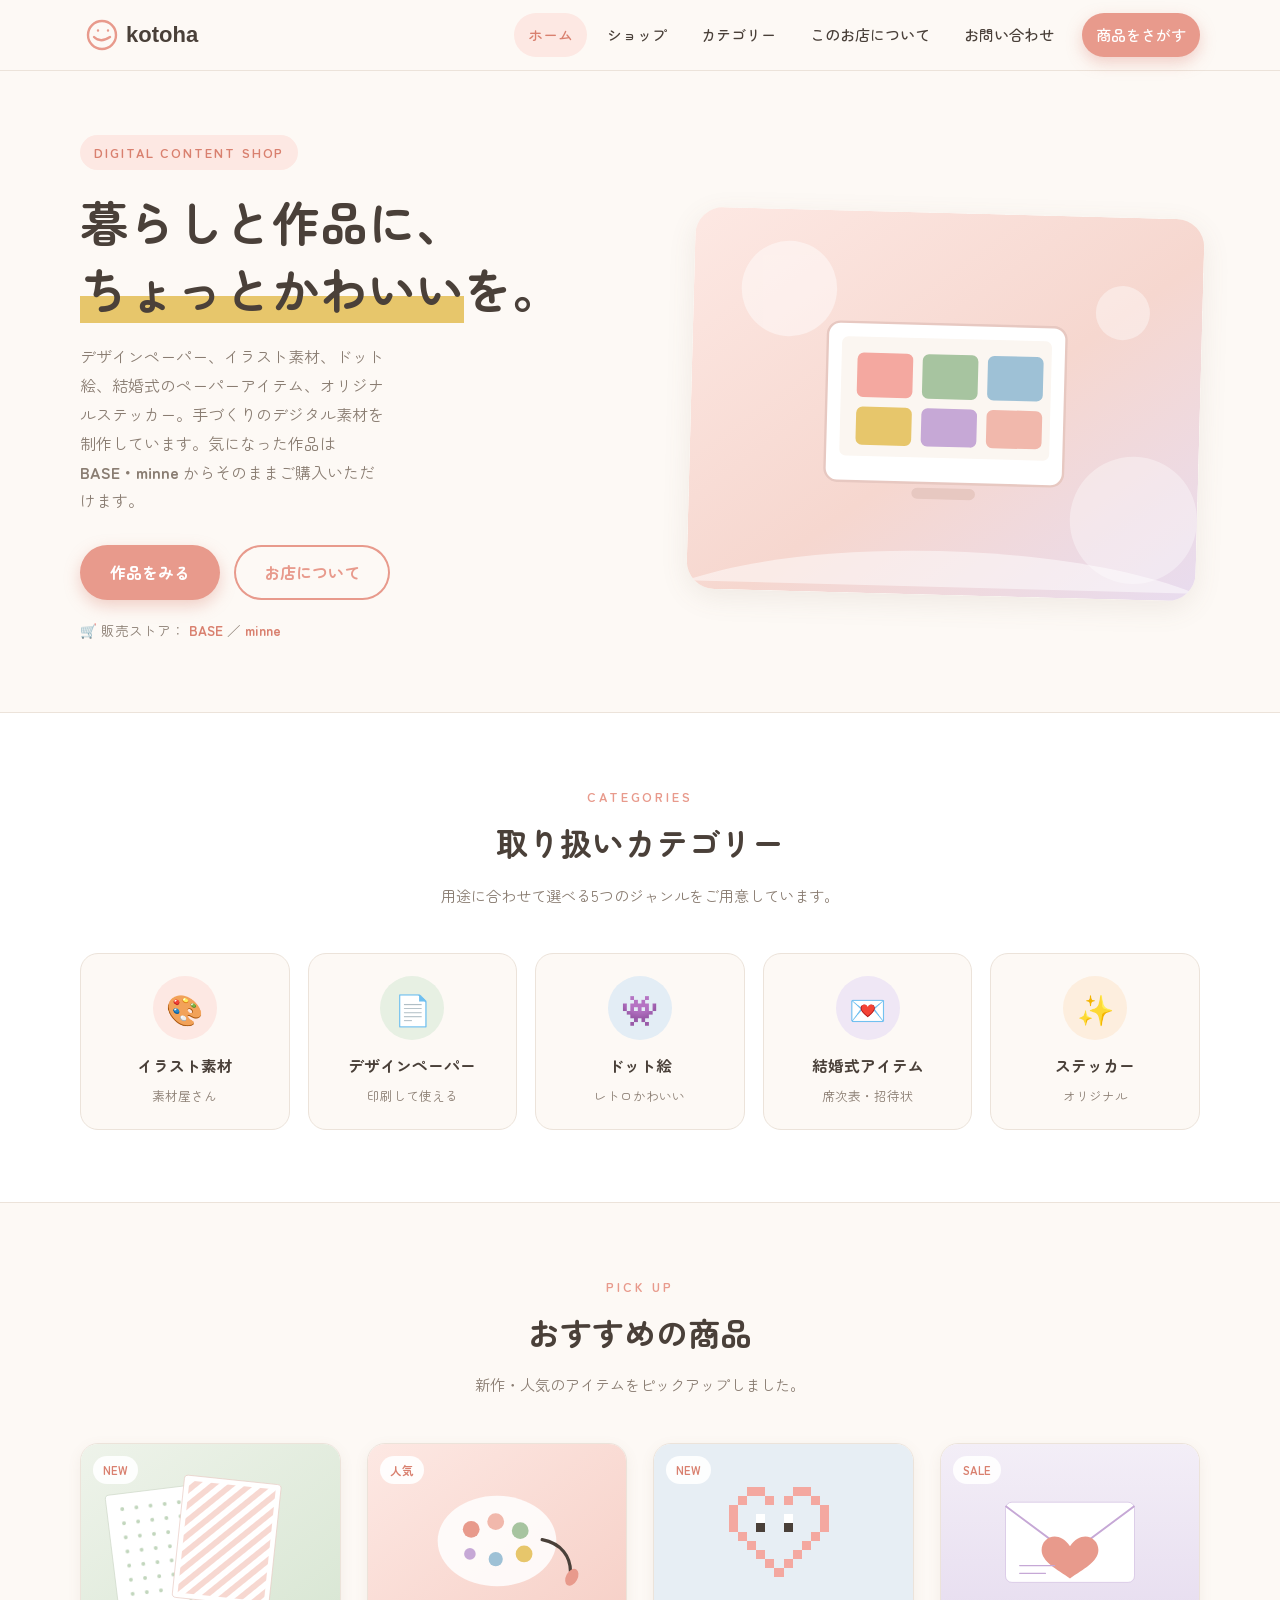
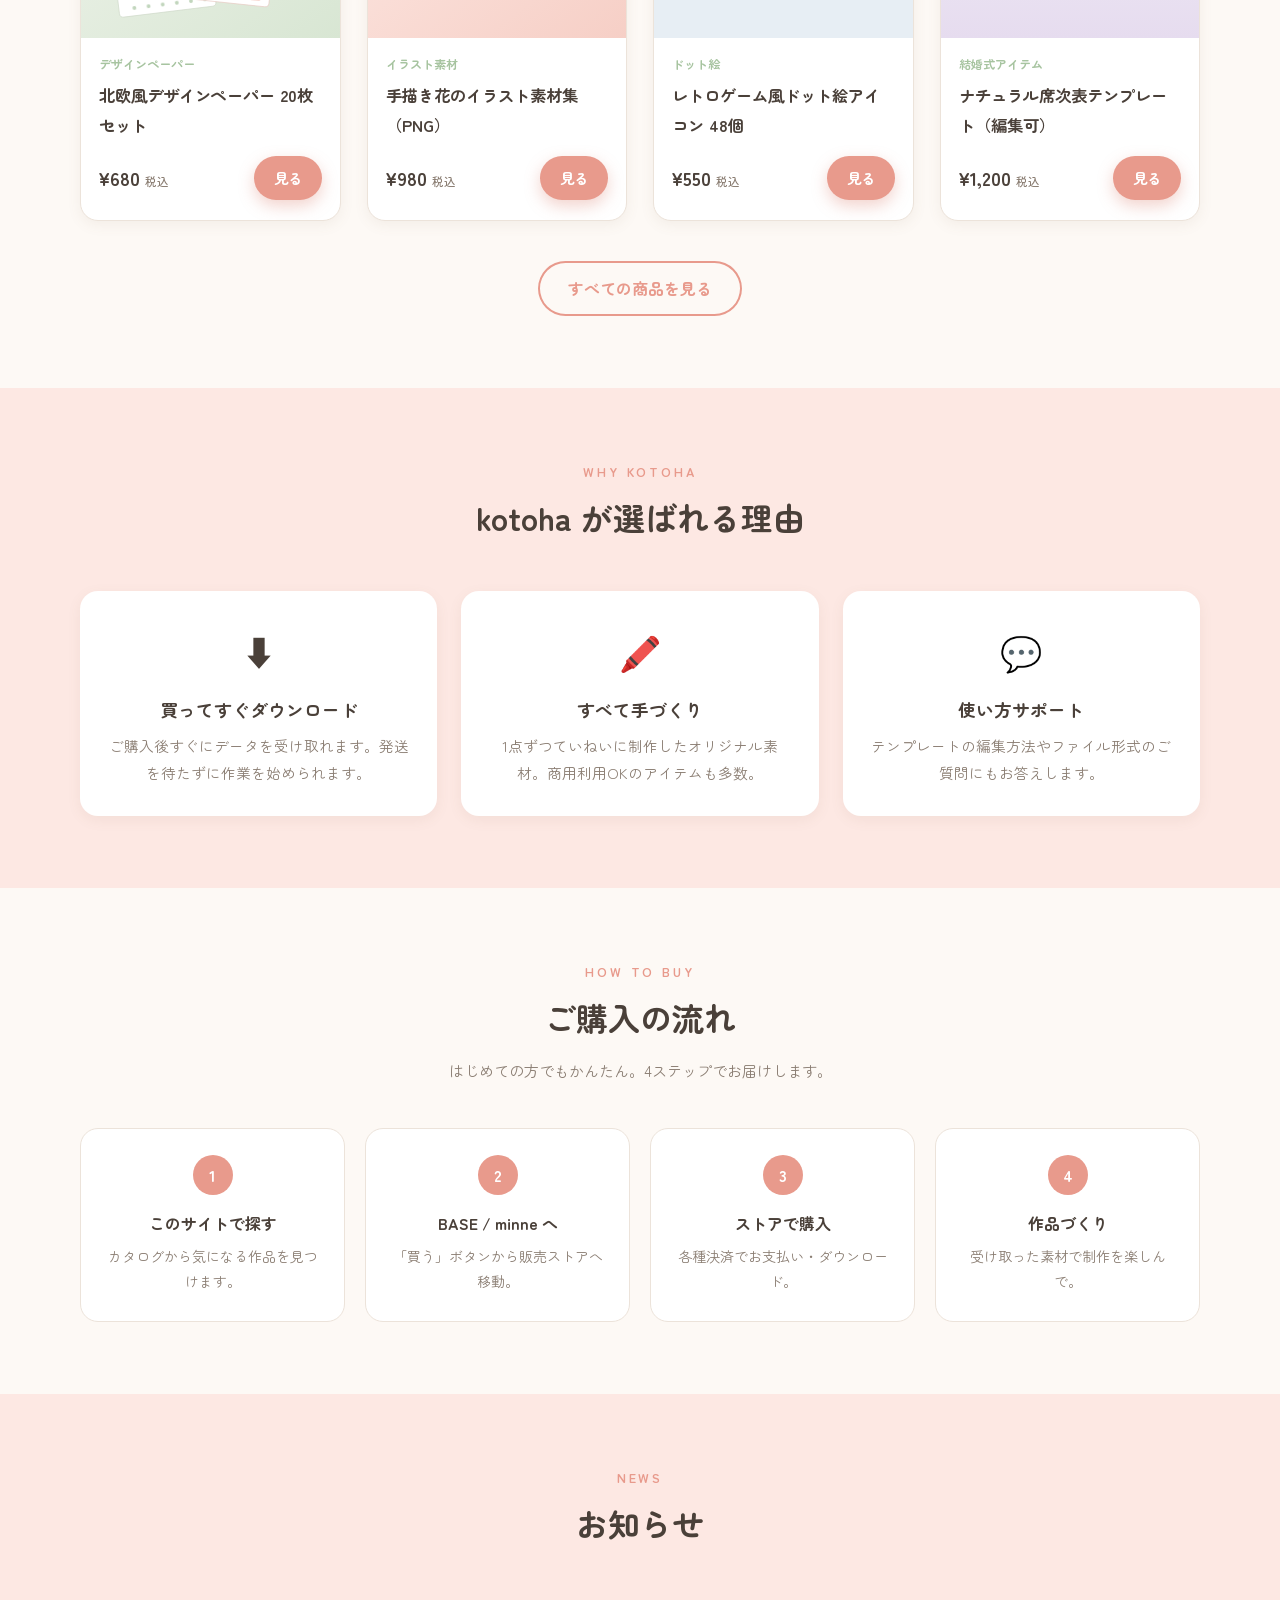
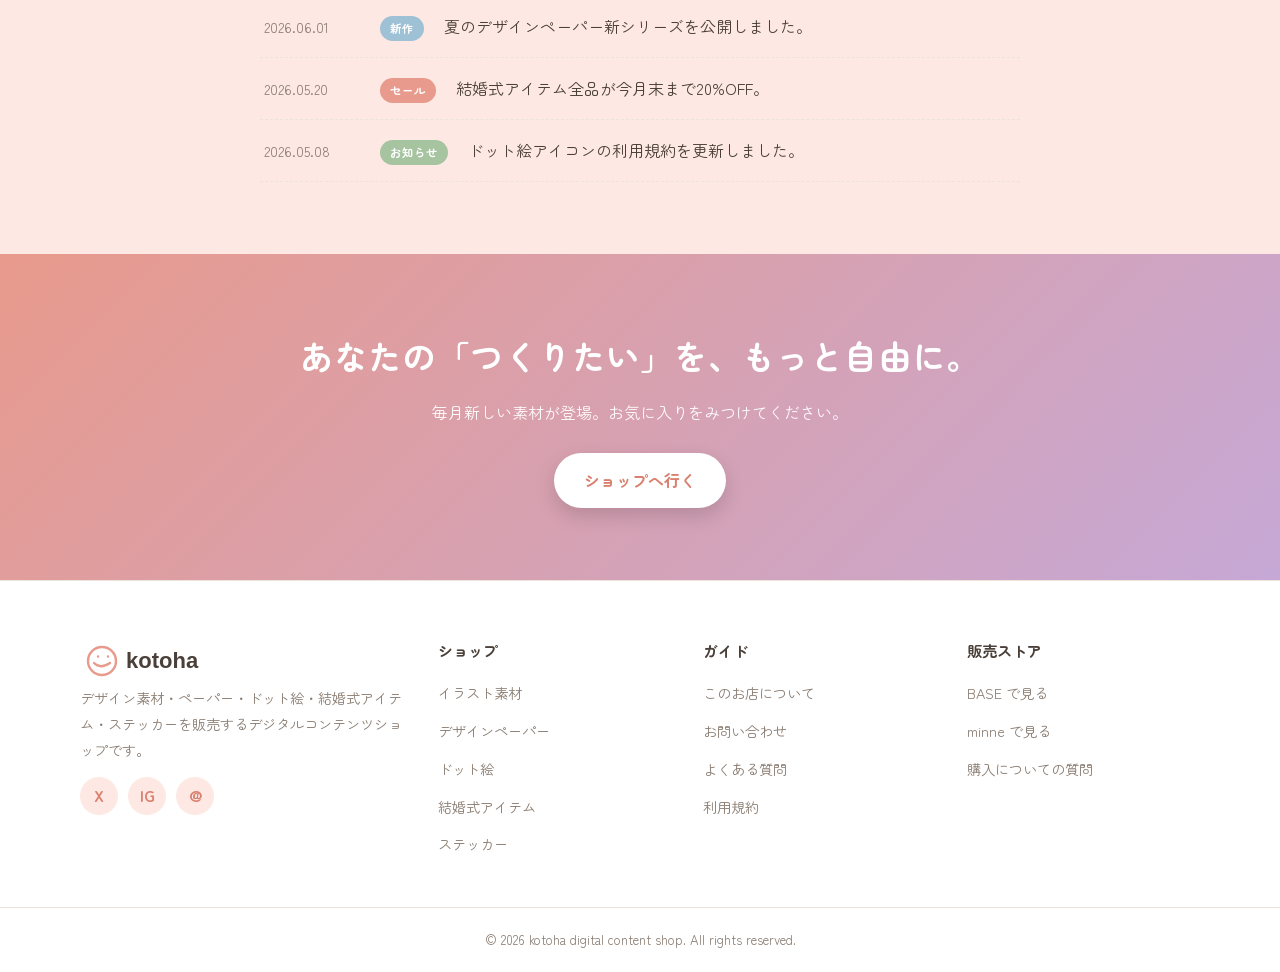
<file: digital-shop/index.html>
<!DOCTYPE html>
<html lang="ja" class="no-js">
<head>
<script>document.documentElement.classList.replace("no-js","js");</script>
<meta charset="UTF-8">
<meta name="viewport" content="width=device-width, initial-scale=1.0">
<title>kotoha｜デザイン素材・ペーパー・ドット絵・結婚式アイテムの販売</title>
<meta name="description" content="デザインペーパー・イラスト素材・ドット絵・結婚式の席次表＆招待状・オリジナルステッカーを販売するデジタルコンテンツショップ「kotoha」。ダウンロードしてすぐに使えます。">
<link rel="preconnect" href="https://fonts.googleapis.com">
<link rel="preconnect" href="https://fonts.gstatic.com" crossorigin>
<link href="https://fonts.googleapis.com/css2?family=Zen+Maru+Gothic:wght@400;500;700&family=Noto+Sans+JP:wght@400;500;700&display=swap" rel="stylesheet">
<link rel="icon" href="img/logo.svg" type="image/svg+xml">
<link rel="stylesheet" href="css/style.css">
</head>
<body>

<!-- Header -->
<header class="site-header">
  <div class="container">
    <a class="brand" href="index.html" aria-label="kotoha ホーム"><img src="img/logo.svg" alt="kotoha"></a>
    <button class="nav-toggle" aria-label="メニュー" aria-expanded="false"><span></span></button>
    <nav class="nav" aria-label="メインメニュー">
      <a href="index.html" class="is-active">ホーム</a>
      <a href="shop.html">ショップ</a>
      <a href="index.html#categories">カテゴリー</a>
      <a href="about.html">このお店について</a>
      <a href="contact.html">お問い合わせ</a>
      <a href="shop.html" class="btn btn--sm nav-cta">商品をさがす</a>
    </nav>
  </div>
</header>

<main>

  <!-- Hero -->
  <section class="hero">
    <div class="container">
      <div class="hero-text reveal">
        <span class="eyebrow">DIGITAL CONTENT SHOP</span>
        <h1>暮らしと作品に、<br><span class="mark">ちょっとかわいい</span>を。</h1>
        <p>デザインペーパー、イラスト素材、ドット絵、結婚式のペーパーアイテム、オリジナルステッカー。手づくりのデジタル素材を制作しています。気になった作品は <strong>BASE・minne</strong> からそのままご購入いただけます。</p>
        <div class="hero-actions">
          <a href="shop.html" class="btn">作品をみる</a>
          <a href="about.html" class="btn btn--ghost">お店について</a>
        </div>
        <p style="margin-top:18px;font-size:.85rem;">🛒 販売ストア：
          <a href="#" style="color:var(--accent-d);font-weight:700;">BASE</a> ／
          <a href="#" style="color:var(--accent-d);font-weight:700;">minne</a>
        </p>
      </div>
      <figure class="hero-figure reveal">
        <img src="img/hero.svg" alt="kotohaのデジタル素材イメージ" width="640" height="480">
      </figure>
    </div>
  </section>

  <!-- Categories -->
  <section class="cats" id="categories">
    <div class="container">
      <div class="section-head reveal">
        <span class="en">Categories</span>
        <h2>取り扱いカテゴリー</h2>
        <p>用途に合わせて選べる5つのジャンルをご用意しています。</p>
      </div>
      <div class="cat-grid">
        <a class="cat-card reveal" href="shop.html#material">
          <div class="ico" style="background:var(--accent-l)">🎨</div>
          <div class="name">イラスト素材</div>
          <div class="desc">素材屋さん</div>
        </a>
        <a class="cat-card reveal" href="shop.html#paper">
          <div class="ico" style="background:#e7f0e3">📄</div>
          <div class="name">デザインペーパー</div>
          <div class="desc">印刷して使える</div>
        </a>
        <a class="cat-card reveal" href="shop.html#dot">
          <div class="ico" style="background:#e3edf5">👾</div>
          <div class="name">ドット絵</div>
          <div class="desc">レトロかわいい</div>
        </a>
        <a class="cat-card reveal" href="shop.html#wedding">
          <div class="ico" style="background:#efe7f5">💌</div>
          <div class="name">結婚式アイテム</div>
          <div class="desc">席次表・招待状</div>
        </a>
        <a class="cat-card reveal" href="shop.html#sticker">
          <div class="ico" style="background:#fdeede">✨</div>
          <div class="name">ステッカー</div>
          <div class="desc">オリジナル</div>
        </a>
      </div>
    </div>
  </section>

  <!-- Featured products -->
  <section>
    <div class="container">
      <div class="section-head reveal">
        <span class="en">Pick Up</span>
        <h2>おすすめの商品</h2>
        <p>新作・人気のアイテムをピックアップしました。</p>
      </div>
      <div class="product-grid">

        <article class="card reveal">
          <div class="thumb"><span class="tag">NEW</span><img src="img/cat-paper.svg" alt="北欧風デザインペーパー20枚セット"></div>
          <div class="body">
            <span class="cat-label">デザインペーパー</span>
            <h3>北欧風デザインペーパー 20枚セット</h3>
            <div class="meta">
              <div class="price">¥680 <small>税込</small></div>
              <a href="shop.html#paper" class="btn btn--sm">見る</a>
            </div>
          </div>
        </article>

        <article class="card reveal">
          <div class="thumb"><span class="tag">人気</span><img src="img/cat-material.svg" alt="手描き花のイラスト素材集"></div>
          <div class="body">
            <span class="cat-label">イラスト素材</span>
            <h3>手描き花のイラスト素材集（PNG）</h3>
            <div class="meta">
              <div class="price">¥980 <small>税込</small></div>
              <a href="shop.html#material" class="btn btn--sm">見る</a>
            </div>
          </div>
        </article>

        <article class="card reveal">
          <div class="thumb"><span class="tag">NEW</span><img src="img/cat-dot.svg" alt="レトロゲーム風ドット絵アイコン48個"></div>
          <div class="body">
            <span class="cat-label">ドット絵</span>
            <h3>レトロゲーム風ドット絵アイコン 48個</h3>
            <div class="meta">
              <div class="price">¥550 <small>税込</small></div>
              <a href="shop.html#dot" class="btn btn--sm">見る</a>
            </div>
          </div>
        </article>

        <article class="card reveal">
          <div class="thumb"><span class="tag">SALE</span><img src="img/cat-wedding.svg" alt="ナチュラル席次表テンプレート"></div>
          <div class="body">
            <span class="cat-label">結婚式アイテム</span>
            <h3>ナチュラル席次表テンプレート（編集可）</h3>
            <div class="meta">
              <div class="price">¥1,200 <small>税込</small></div>
              <a href="shop.html#wedding" class="btn btn--sm">見る</a>
            </div>
          </div>
        </article>

      </div>
      <div style="text-align:center; margin-top:40px;">
        <a href="shop.html" class="btn btn--ghost">すべての商品を見る</a>
      </div>
    </div>
  </section>

  <!-- Features -->
  <section class="band">
    <div class="container">
      <div class="section-head reveal">
        <span class="en">Why kotoha</span>
        <h2>kotoha が選ばれる理由</h2>
      </div>
      <div class="feature-grid">
        <div class="feature reveal">
          <div class="ico">⬇️</div>
          <h3>買ってすぐダウンロード</h3>
          <p>ご購入後すぐにデータを受け取れます。発送を待たずに作業を始められます。</p>
        </div>
        <div class="feature reveal">
          <div class="ico">🖍️</div>
          <h3>すべて手づくり</h3>
          <p>1点ずつていねいに制作したオリジナル素材。商用利用OKのアイテムも多数。</p>
        </div>
        <div class="feature reveal">
          <div class="ico">💬</div>
          <h3>使い方サポート</h3>
          <p>テンプレートの編集方法やファイル形式のご質問にもお答えします。</p>
        </div>
      </div>
    </div>
  </section>

  <!-- How to buy -->
  <section>
    <div class="container">
      <div class="section-head reveal">
        <span class="en">How to buy</span>
        <h2>ご購入の流れ</h2>
        <p>はじめての方でもかんたん。4ステップでお届けします。</p>
      </div>
      <div class="steps">
        <div class="step reveal"><div class="num">1</div><h3>このサイトで探す</h3><p>カタログから気になる作品を見つけます。</p></div>
        <div class="step reveal"><div class="num">2</div><h3>BASE / minne へ</h3><p>「買う」ボタンから販売ストアへ移動。</p></div>
        <div class="step reveal"><div class="num">3</div><h3>ストアで購入</h3><p>各種決済でお支払い・ダウンロード。</p></div>
        <div class="step reveal"><div class="num">4</div><h3>作品づくり</h3><p>受け取った素材で制作を楽しんで。</p></div>
      </div>
    </div>
  </section>

  <!-- News -->
  <section class="band">
    <div class="container">
      <div class="section-head reveal">
        <span class="en">News</span>
        <h2>お知らせ</h2>
      </div>
      <div class="news-list reveal">
        <div class="news-item">
          <time datetime="2026-06-01">2026.06.01</time>
          <span class="badge new">新作</span>
          <span>夏のデザインペーパー新シリーズを公開しました。</span>
        </div>
        <div class="news-item">
          <time datetime="2026-05-20">2026.05.20</time>
          <span class="badge sale">セール</span>
          <span>結婚式アイテム全品が今月末まで20%OFF。</span>
        </div>
        <div class="news-item">
          <time datetime="2026-05-08">2026.05.08</time>
          <span class="badge">お知らせ</span>
          <span>ドット絵アイコンの利用規約を更新しました。</span>
        </div>
      </div>
    </div>
  </section>

  <!-- CTA -->
  <section class="cta-band">
    <div class="container reveal">
      <h2>あなたの「つくりたい」を、もっと自由に。</h2>
      <p>毎月新しい素材が登場。お気に入りをみつけてください。</p>
      <a href="shop.html" class="btn">ショップへ行く</a>
    </div>
  </section>

</main>

<!-- Footer -->
<footer class="site-footer">
  <div class="container footer-grid">
    <div>
      <div class="brand"><img src="img/logo.svg" alt="kotoha"></div>
      <p>デザイン素材・ペーパー・ドット絵・結婚式アイテム・ステッカーを販売するデジタルコンテンツショップです。</p>
      <div class="socials">
        <a href="#" aria-label="X (Twitter)">X</a>
        <a href="#" aria-label="Instagram">IG</a>
        <a href="#" aria-label="お問い合わせ">@</a>
      </div>
    </div>
    <div>
      <h4>ショップ</h4>
      <ul>
        <li><a href="shop.html#material">イラスト素材</a></li>
        <li><a href="shop.html#paper">デザインペーパー</a></li>
        <li><a href="shop.html#dot">ドット絵</a></li>
        <li><a href="shop.html#wedding">結婚式アイテム</a></li>
        <li><a href="shop.html#sticker">ステッカー</a></li>
      </ul>
    </div>
    <div>
      <h4>ガイド</h4>
      <ul>
        <li><a href="about.html">このお店について</a></li>
        <li><a href="contact.html">お問い合わせ</a></li>
        <li><a href="contact.html#faq">よくある質問</a></li>
        <li><a href="about.html#terms">利用規約</a></li>
      </ul>
    </div>
    <div>
      <h4>販売ストア</h4>
      <ul>
        <li><a href="#">BASE で見る</a></li>
        <li><a href="#">minne で見る</a></li>
        <li><a href="contact.html">購入についての質問</a></li>
      </ul>
    </div>
  </div>
  <div class="footer-bottom">
    © <span data-year>2026</span> kotoha digital content shop. All rights reserved.
  </div>
</footer>

<script src="js/main.js"></script>
</body>
</html>
</file>
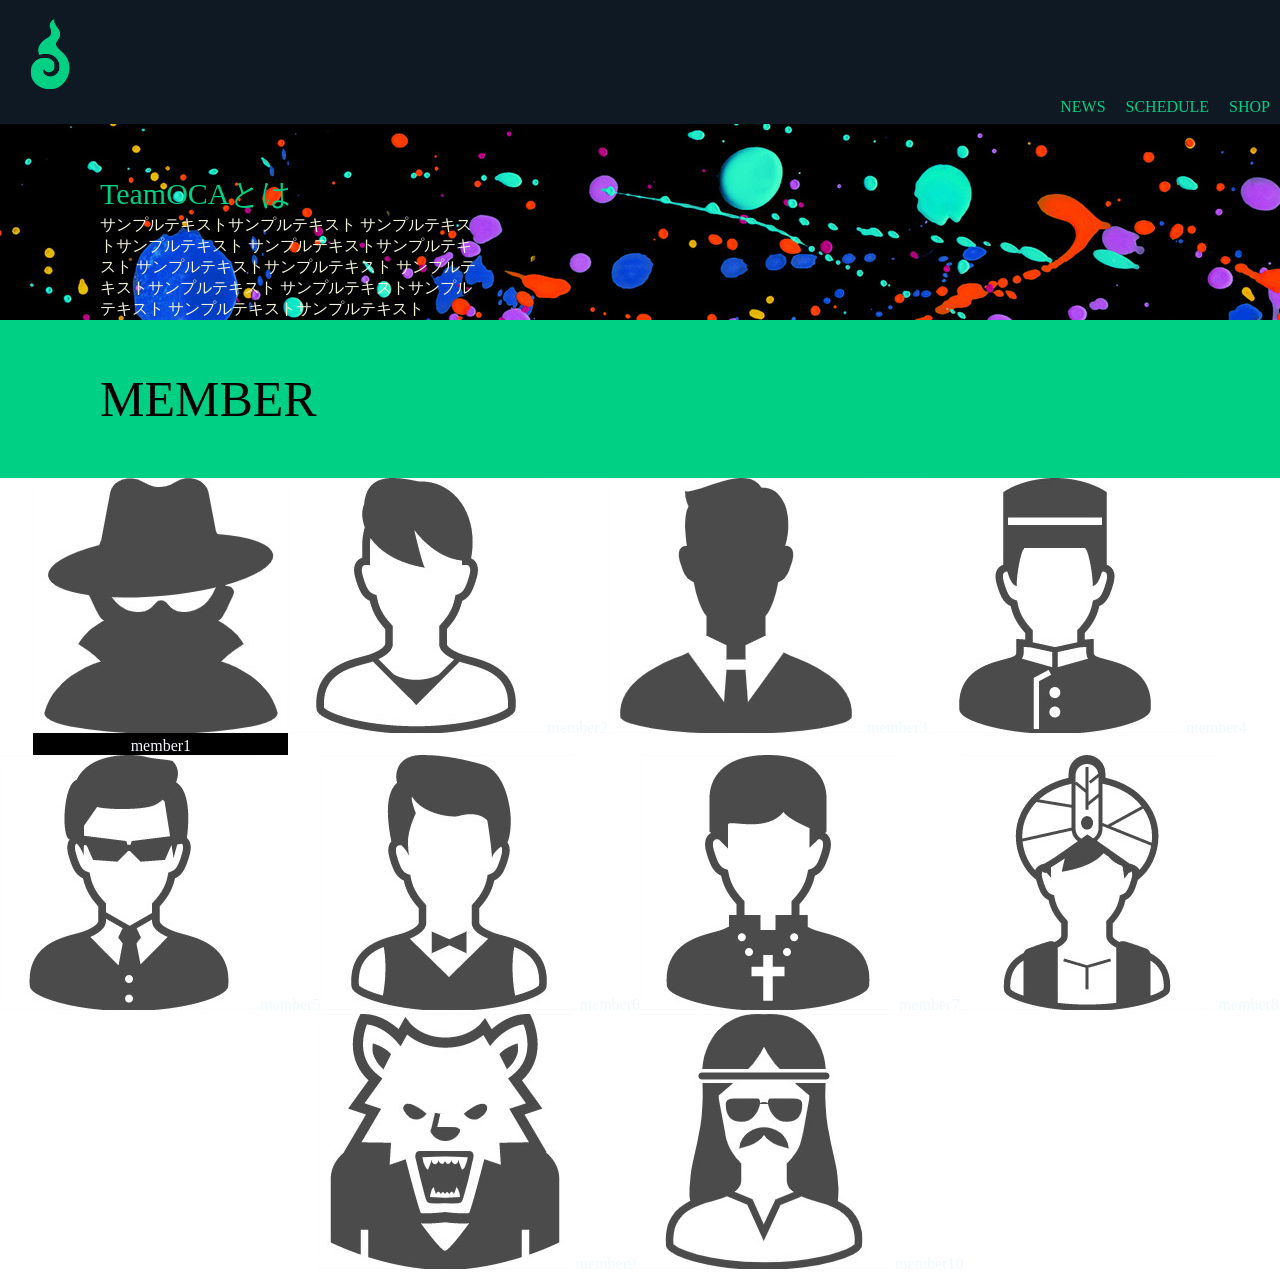
<file: study/index.html>
<!DOCTYPE html>
<html lang="ja">

<head>
    <meta charset="UTF-8">
    <meta http-equiv="X-UA-Compatible" content="IE=edge">
    <meta name="viewport" content="width=device-width, initial-scale=1.0">
    <link rel="stylesheet" href="./css/reset.css">
    <link rel="stylesheet" href="./css/style.css">
    <title>TeamOCA</title>
</head>

<body>
    <div class="container">
        
        <!-- ヘッダー -->
        <header class="header">
            <div class="header_container">
                <div class="header_logo">
                    <a href="/">
                        <img src="./img/logo.png" alt="logo"  class="logo_image">
                    </a>
                </div>
                <div class="header_menu">
                    <div class="header_menu_item">
                        <a href="./news.html">NEWS</a>
                    </div>
                    <div class="header_menu_item">
                        <a href="./schedule.html">SCHEDULE</a>
                    </div>
                    <div class="header_menu_item">
                        <a href="./shop.html">SHOP</a>
                    </div>

                </div>
            </div>
        </header>
        <div class="honbun">
            <div class="honbun_container">
                <div class="honbun_ue">
                    <div class="honbun_ue_item">
                        <a>TeamOCAとは</a>
                    </div>
                    <div class="honbun_ue_item2">
                        <a>サンプルテキストサンプルテキスト
                            サンプルテキストサンプルテキスト
                            サンプルテキストサンプルテキスト
                            サンプルテキストサンプルテキスト
                            サンプルテキストサンプルテキスト
                            サンプルテキストサンプルテキスト
                            サンプルテキストサンプルテキスト
                        </a>
                    </div>

                </div>
            </div>

        </div>
        <div class="menber">
            <div class="menber_container">
                <div class="menber_container_title">
                    <a>MEMBER</a>
                </div>
                <div class="menber_container_hyo">
                    <div class="menber_container_hyo_1">
                        <img src="./img/member/member_01.jpeg" alt="logo" class="member1_image">
                        <div>
                            <a>member1</a>
                        </div>
                        
                    </div>
                    <div class="menber_container_hyo_2">
                        <img src="./img/member/member_02.jpeg" alt="logo" class="member2_image">
                        <a>member2</a>
                    </div>
                    <div class="menber_container_hyo_3">
                        <img src="./img/member/member_03.jpeg" alt="logo" class="member3_image">
                        <a>member3</a>
                    </div>
                    <div class="menber_container_hyo_4">
                        <img src="./img/member/member_04.jpeg" alt="logo" class="member4_image">
                        <a>member4</a>
                    </div>
                    <div class="menber_container_hyo_5">
                        <img src="./img/member/member_05.jpeg" alt="logo" class="member5_image">
                        <a>member5</a>
                    </div>
                    <div class="menber_container_hyo_6">
                        <img src="./img/member/member_06.jpeg" alt="logo" class="member6_image">
                        <a>member6</a>
                    </div>
                    <div class="menber_container_hyo_7">
                        <img src="./img/member/member_07.jpeg" alt="logo" class="member7_image">
                        <a>member7</a>
                    </div>
                    <div class="menber_container_hyo_8">
                        <img src="./img/member/member_08.jpeg" alt="logo" class="member8_image">
                        <a>member8</a>
                    </div>
                    <div class="menber_container_hyo_9">
                        <img src="./img/member/member_09.jpeg" alt="logo" class="member9_image">
                        <a>member9</a>
                    </div>
                    <div class="menber_container_hyo_10">
                        <img src="./img/member/member_10.jpeg" alt="logo" class="member10_image">
                        <a>member10</a>
                    </div>
                </div>
            </div>

        </div>
</body>

</html>
</file>
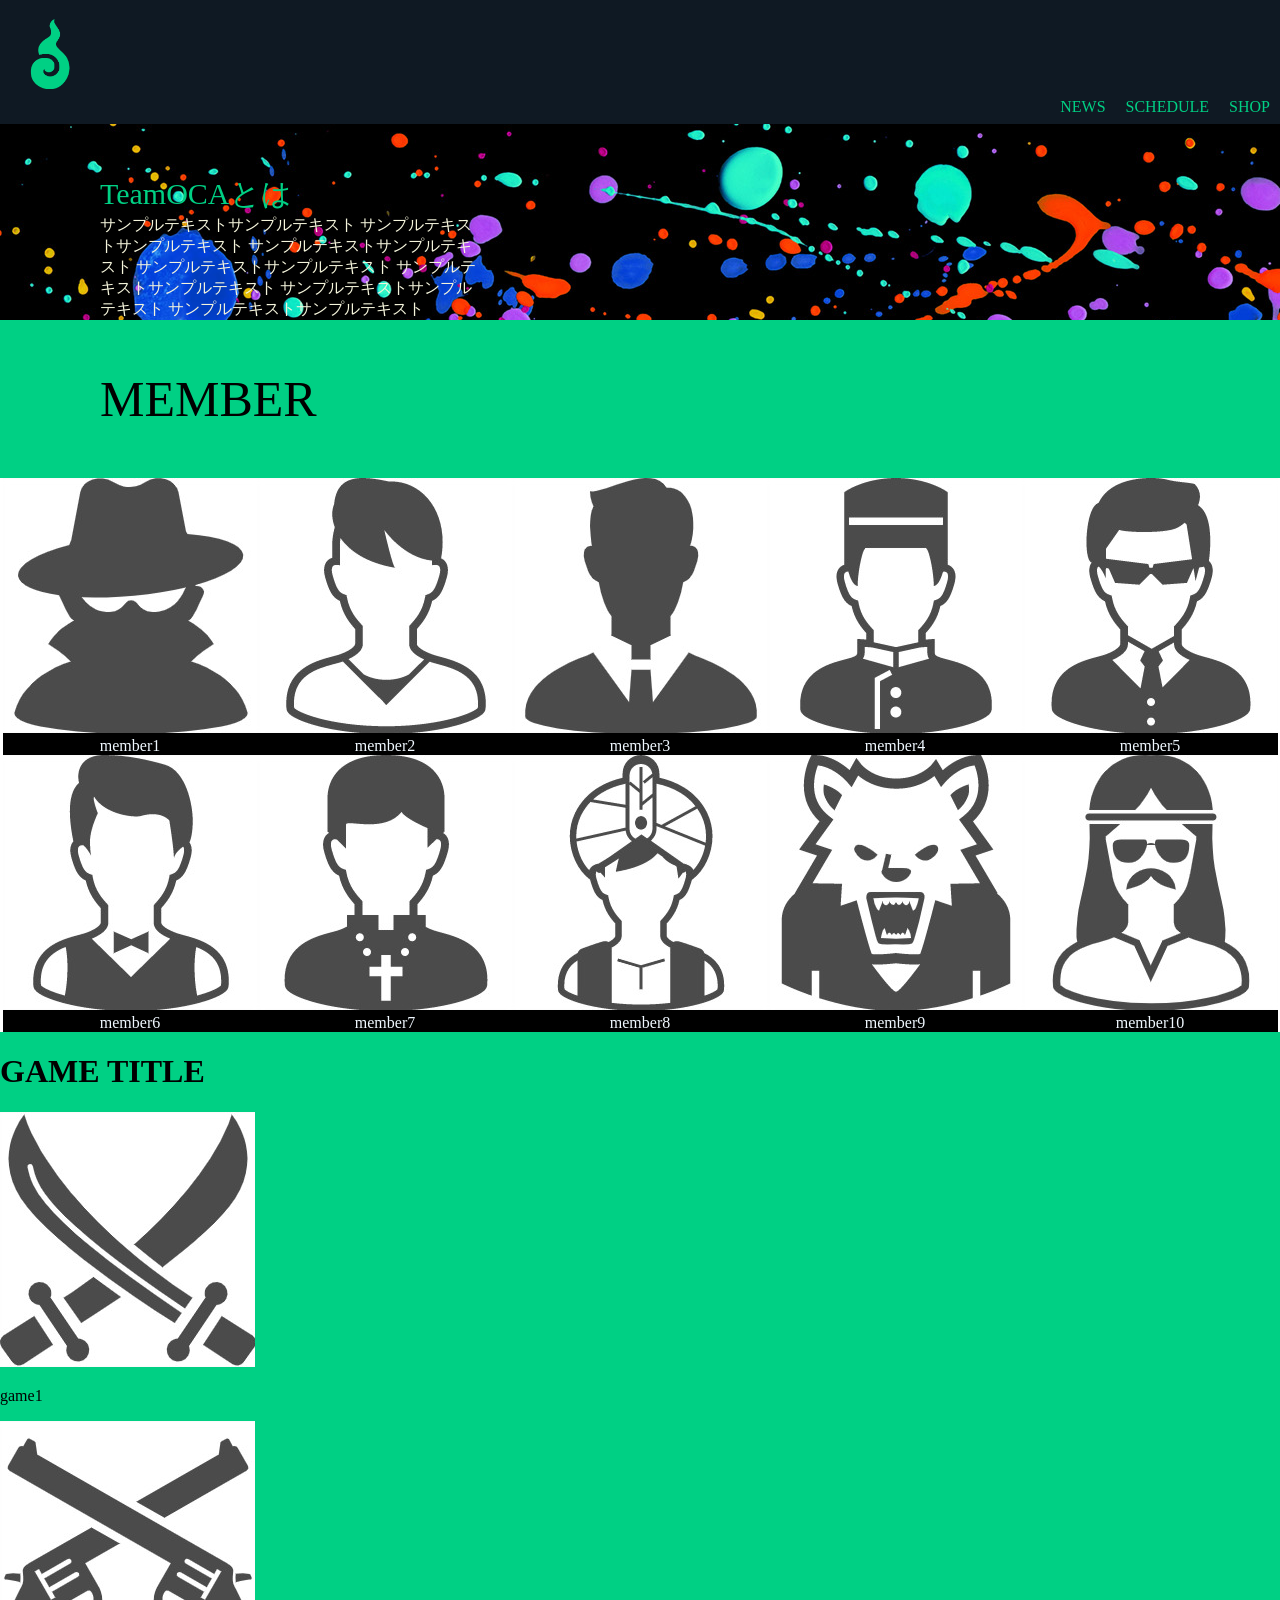
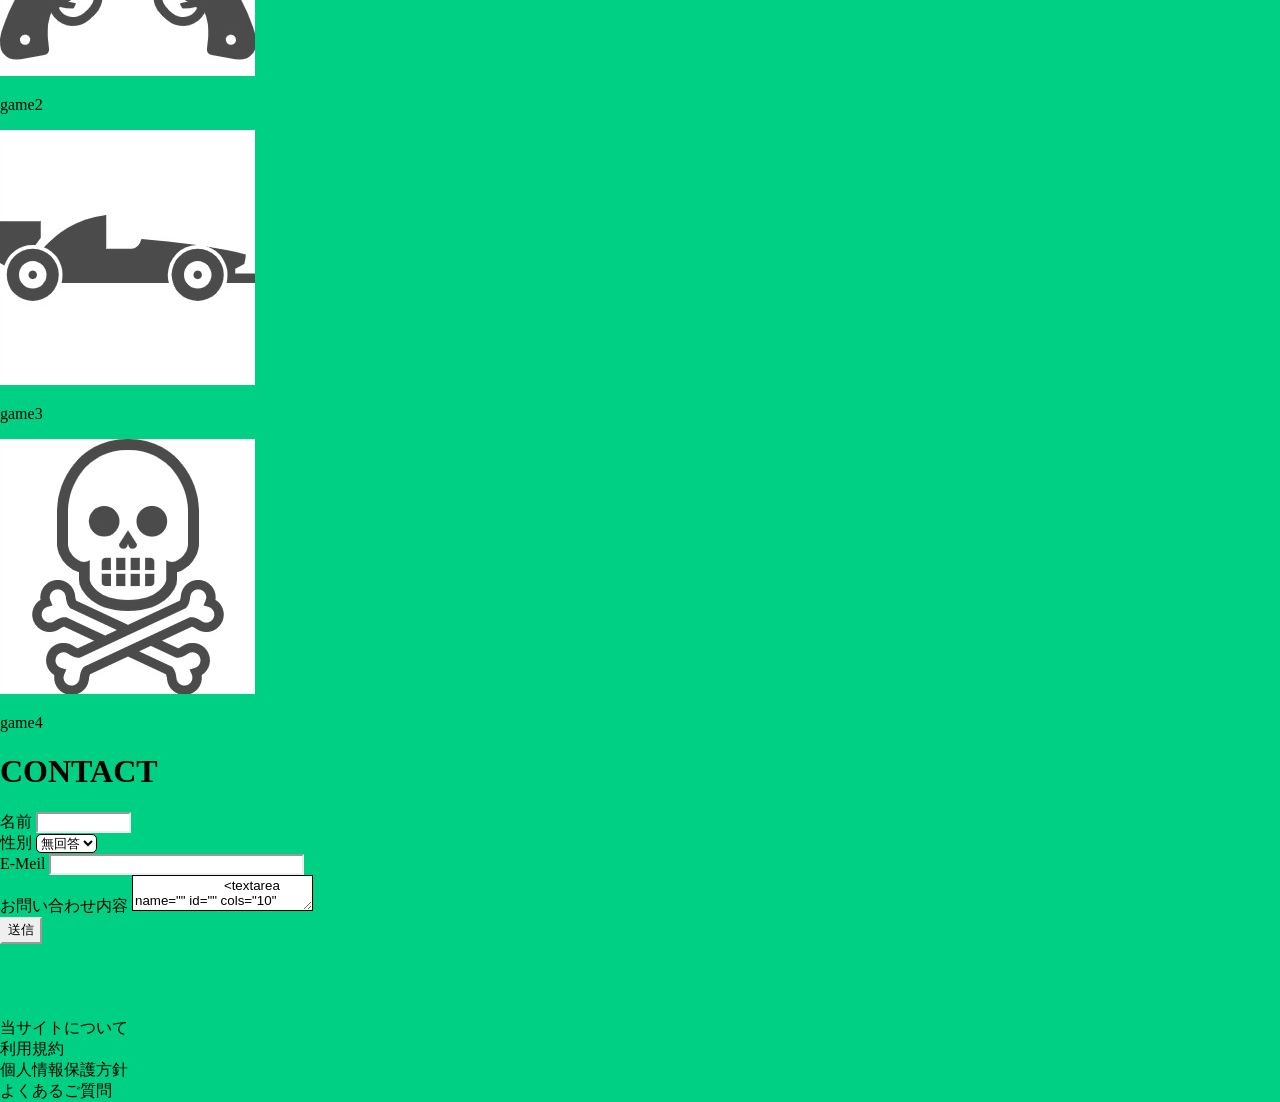
<file: HTML-kayou-main/study/index.html>
<!DOCTYPE html>
<html lang="ja">

<head>
    <meta charset="UTF-8">
    <meta http-equiv="X-UA-Compatible" content="IE=edge">
    <meta name="viewport" content="width=device-width, initial-scale=1.0">
    <link rel="stylesheet" href="./css/reset.css">
    <link rel="stylesheet" href="./css/style.css">
    <title>TeamOCA</title>
</head>

<body>
    <div class="container">
        
        <!-- ヘッダー -->
        <header class="header">
            <div class="header_container">
                <div class="header_logo">
                    <a href="/">
                        <img src="./img/logo.png" alt="logo"  class="logo_image">
                    </a>
                </div>
                <div class="header_menu">
                    <div class="header_menu_item">
                        <a href="./news.html">NEWS</a>
                    </div>
                    <div class="header_menu_item">
                        <a href="./schedule.html">SCHEDULE</a>
                    </div>
                    <div class="header_menu_item">
                        <a href="./shop.html">SHOP</a>
                    </div>

                </div>
            </div>
        </header>
        <div class="honbun">
            <div class="honbun_container">
                <div class="honbun_ue">
                    <div class="honbun_ue_item">
                        <a>TeamOCAとは</a>
                    </div>
                    <div class="honbun_ue_item2">
                        <a>サンプルテキストサンプルテキスト
                            サンプルテキストサンプルテキスト
                            サンプルテキストサンプルテキスト
                            サンプルテキストサンプルテキスト
                            サンプルテキストサンプルテキスト
                            サンプルテキストサンプルテキスト
                            サンプルテキストサンプルテキスト
                        </a>
                    </div>

                </div>
            </div>

        </div>
        <div class="menber">
            <div class="menber_container">
                <div class="menber_container_title">
                    <a>MEMBER</a>
                </div>
                <div class="menber_container_hyo">
                    <div class="menber_container_hyo_1">
                        <img src="./img/member/member_01.jpeg" alt="logo" class="member1_image">
                        <div>
                            <a>member1</a>
                        </div>
                        
                    </div>
                    <div class="menber_container_hyo_2">
                        <img src="./img/member/member_02.jpeg" alt="logo" class="member2_image">
                        <div>
                            <a>member2</a>
                        </div>
                    </div>
                    <div class="menber_container_hyo_3">
                        <img src="./img/member/member_03.jpeg" alt="logo" class="member3_image">
                        <div>
                            <a>member3</a>
                        </div>
                    </div>
                    <div class="menber_container_hyo_4">
                        <img src="./img/member/member_04.jpeg" alt="logo" class="member4_image">
                        <div>
                            <a>member4</a>
                        </div>
                    </div>
                    <div class="menber_container_hyo_5">
                        <img src="./img/member/member_05.jpeg" alt="logo" class="member5_image">
                        <div>
                            <a>member5</a>
                        </div>
                    </div>
                    <div class="menber_container_hyo_6">
                        <img src="./img/member/member_06.jpeg" alt="logo" class="member6_image">
                        <div>
                            <a>member6</a>
                        </div>
                    </div>
                    <div class="menber_container_hyo_7">
                        <img src="./img/member/member_07.jpeg" alt="logo" class="member7_image">
                        <div>
                            <a>member7</a>
                        </div>
                    </div>
                    <div class="menber_container_hyo_8">
                        <img src="./img/member/member_08.jpeg" alt="logo" class="member8_image">
                        <div>
                            <a>member8</a>
                        </div>
                    </div>
                    <div class="menber_container_hyo_9">
                        <img src="./img/member/member_09.jpeg" alt="logo" class="member9_image">
                        <div>
                            <a>member9</a>
                        </div>
                    </div>
                    <div class="menber_container_hyo_10">
                        <img src="./img/member/member_10.jpeg" alt="logo" class="member10_image">
                        <div>
                            <a>member10</a>
                        </div>
                    </div>
                </div>
            </div>

        </div>
        <div class="game_title">
            <div class="game_title_header">
                <h1>GAME TITLE</h1>
            </div>
            <div class="game_title_container">
                <div class="titlekado">
                    <img src="./img/game/game_01.jpeg" >
                    <p>
                        game1
                    </p>
                </div>
                <div class="titlekado">
                    <img src="./img/game/game_02.jpeg" >
                    <p>
                        game2
                    </p>
                </div>
                <div class="titlekado">
                    <img src="./img/game/game_03.jpeg" >
                    <p>
                        game3
                    </p>
                </div>
                <div class="titlekado">
                    <img src="./img/game/game_04.jpeg" >
                    <p>
                        game4
                    </p>
                </div>
            </div>
        </div>
        <div class="CONTACT"> 
            <div class="CONTACT_header">   
               <h1>CONTACT</h1>
            </div>
            <div class="CONTACT_container"> 
                <div class="CONTACT_item"> 
                    <label for="name">名前</label>
                    <input type="text" id="name" name="name" required
                    minlength="4" maxlength="8" size="10">
               </div>
               <div class="CONTACT_Gender"> 
                   <label for="name">性別</label>
                <select name="性別">
                    <option>無回答</option>
                    <option>男性</option>
                    <option>女性</option>
                </select>
                </div>
                <div class="CONTACT_E-Meil"> 
                    <label for="email">E-Meil</label>
                    <input type="email" id="email"
                     pattern=".+@globex\.com" size="30" required>
                </div>
                <div class="CONTACT_box"> 
                    <label for="name">お問い合わせ内容</label>
                    <textarea name="textarea">
                        <textarea name="" id="" cols="10" rows="300">
                    </textarea>                                                                  
                </div>
                <div class="CONTACT_request">
                <input type="submit" value="送信">
                </div>
            </div>
        </div>

    </div>
</body>
<div class="container">
    <header class="footer">
        <div class="footer_container">
            <div class="footer_logo">
                <a href="/">
                    <img src="./img/logo.png" alt="logo" class="logo_image">
                </a>
            </div>
            <div class="footer_menu">
                <div class="footer_menu_item">
                    <a>当サイトについて</a>
                </div>
                <div class="footerr_menu_item">
                    <a>利用規約</a>
                </div>
                <div class="footer_menu_item">
                    <a>個人情報保護方針</a>
                </div>
                <div class="footer_menu_item">
                    <a>よくあるご質問</a>
                </div>
            </div>    
       
</body>

</html>
</file>
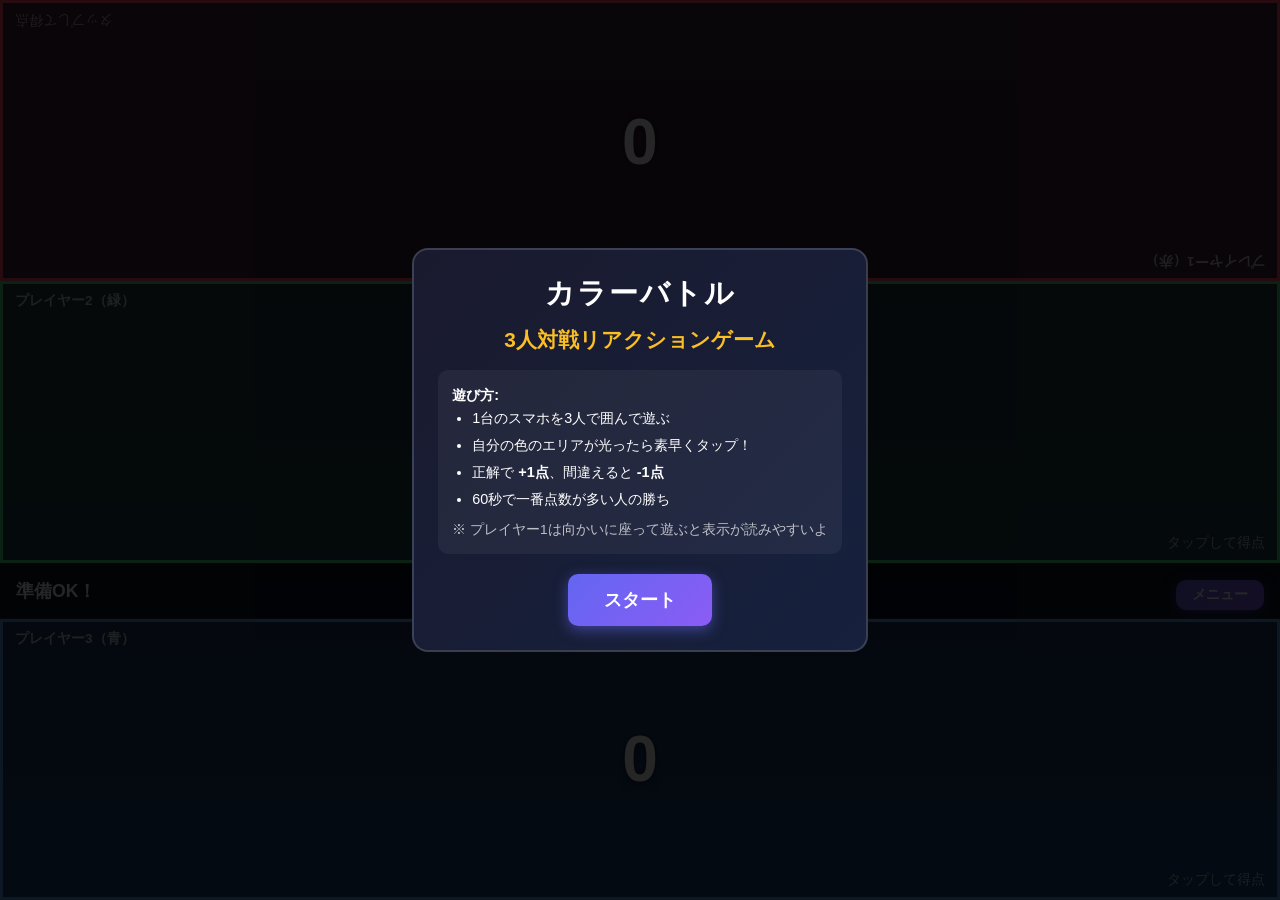
<file: 3player-game.html>
<!DOCTYPE html>
<html lang="ja">
<head>
<meta charset="UTF-8">
<meta name="viewport" content="width=device-width, initial-scale=1.0, maximum-scale=1.0, user-scalable=no">
<meta name="apple-mobile-web-app-capable" content="yes">
<meta name="mobile-web-app-capable" content="yes">
<title>カラーバトル 3人対戦</title>
<style>
  * { box-sizing: border-box; margin: 0; padding: 0; -webkit-tap-highlight-color: transparent; }
  html, body {
    height: 100%;
    overflow: hidden;
    overscroll-behavior: none;
    touch-action: manipulation;
  }
  body {
    font-family: -apple-system, "Hiragino Sans", "Yu Gothic", sans-serif;
    background: linear-gradient(180deg, #1a1a2e 0%, #16213e 60%, #0f3460 100%);
    color: #fff;
    user-select: none;
    -webkit-user-select: none;
    display: flex;
    flex-direction: column;
    height: 100vh;
    height: 100dvh;
  }

  /* === 上：プレイヤー1（赤）エリア === */
  .player-zone {
    flex: 1;
    display: flex;
    align-items: center;
    justify-content: center;
    position: relative;
    border: 3px solid transparent;
    transition: all 0.1s;
    cursor: pointer;
    overflow: hidden;
  }

  .player-zone .label {
    position: absolute;
    top: 8px;
    left: 12px;
    font-size: 0.85rem;
    font-weight: bold;
    opacity: 0.8;
  }

  .player-zone .score {
    font-size: 4rem;
    font-weight: bold;
    line-height: 1;
    text-shadow: 0 2px 8px rgba(0, 0, 0, 0.5);
  }

  .player-zone .target-text {
    position: absolute;
    bottom: 8px;
    right: 12px;
    font-size: 0.85rem;
    opacity: 0.7;
  }

  .zone-1 { background: rgba(255, 77, 109, 0.15); border-color: #ff4d6d; }
  .zone-2 { background: rgba(74, 222, 128, 0.15); border-color: #4ade80; }
  .zone-3 { background: rgba(96, 165, 250, 0.15); border-color: #60a5fa; }

  .zone-1.active { background: #ff4d6d; box-shadow: inset 0 0 60px rgba(255, 255, 255, 0.4); animation: pulse-zone 0.5s infinite alternate; }
  .zone-2.active { background: #4ade80; box-shadow: inset 0 0 60px rgba(255, 255, 255, 0.4); animation: pulse-zone 0.5s infinite alternate; }
  .zone-3.active { background: #60a5fa; box-shadow: inset 0 0 60px rgba(255, 255, 255, 0.4); animation: pulse-zone 0.5s infinite alternate; }

  @keyframes pulse-zone {
    from { filter: brightness(1); }
    to   { filter: brightness(1.3); }
  }

  .player-zone.tap { transform: scale(0.97); }
  .player-zone.correct::after {
    content: "+1";
    position: absolute;
    font-size: 3rem;
    font-weight: bold;
    color: #fff;
    text-shadow: 0 0 20px rgba(0, 0, 0, 0.6);
    animation: pop 0.5s ease-out forwards;
  }
  .player-zone.wrong::after {
    content: "-1";
    position: absolute;
    font-size: 3rem;
    font-weight: bold;
    color: #fff;
    text-shadow: 0 0 20px rgba(0, 0, 0, 0.6);
    animation: pop 0.5s ease-out forwards;
  }
  @keyframes pop {
    0%   { transform: scale(0.5); opacity: 1; }
    100% { transform: scale(1.5) translateY(-30px); opacity: 0; }
  }

  /* === 真ん中：情報バー === */
  .info-bar {
    background: rgba(0, 0, 0, 0.5);
    padding: 8px 16px;
    display: flex;
    justify-content: space-between;
    align-items: center;
    font-size: 0.95rem;
    border-top: 1px solid rgba(255, 255, 255, 0.1);
    border-bottom: 1px solid rgba(255, 255, 255, 0.1);
  }

  .timer {
    font-weight: bold;
    font-size: 1.1rem;
  }
  .timer.warning { color: #ff4d6d; animation: pulse 0.5s infinite; }
  @keyframes pulse {
    0%, 100% { transform: scale(1); }
    50% { transform: scale(1.1); }
  }

  /* === オーバーレイ === */
  .overlay {
    position: fixed;
    inset: 0;
    background: rgba(0, 0, 0, 0.85);
    display: none;
    align-items: center;
    justify-content: center;
    z-index: 100;
    padding: 20px;
  }
  .overlay.show { display: flex; }

  .overlay-content {
    background: linear-gradient(135deg, #1a1a2e, #16213e);
    padding: 24px;
    border-radius: 16px;
    text-align: center;
    border: 2px solid rgba(255, 255, 255, 0.15);
    max-width: 90%;
    max-height: 90vh;
    overflow-y: auto;
  }

  .overlay-content h1 {
    font-size: 1.8rem;
    margin-bottom: 12px;
    letter-spacing: 2px;
  }

  .overlay-content h2 {
    font-size: 1.3rem;
    margin-bottom: 16px;
    color: #fbbf24;
  }

  .winner {
    font-size: 1.8rem;
    font-weight: bold;
    margin: 16px 0;
    text-shadow: 0 0 20px currentColor;
  }

  .scores-list {
    display: flex;
    flex-direction: column;
    gap: 8px;
    margin: 16px 0;
    font-size: 1.1rem;
    font-weight: bold;
  }

  .countdown {
    font-size: 8rem;
    font-weight: bold;
    color: #fbbf24;
    text-shadow: 0 0 40px #fbbf24;
  }

  .rules {
    text-align: left;
    background: rgba(255, 255, 255, 0.05);
    padding: 14px;
    border-radius: 10px;
    margin: 12px 0;
    font-size: 0.9rem;
    line-height: 1.6;
  }
  .rules li { margin-left: 20px; margin-bottom: 4px; }

  button {
    background: linear-gradient(135deg, #6366f1, #8b5cf6);
    color: white;
    border: none;
    padding: 14px 36px;
    font-size: 1.1rem;
    font-weight: bold;
    border-radius: 10px;
    cursor: pointer;
    box-shadow: 0 4px 14px rgba(99, 102, 241, 0.5);
    margin-top: 8px;
  }
  button:active { transform: scale(0.97); }
  button.secondary {
    background: linear-gradient(135deg, #475569, #64748b);
    box-shadow: 0 4px 14px rgba(71, 85, 105, 0.4);
  }

  .button-row {
    display: flex;
    gap: 10px;
    justify-content: center;
    flex-wrap: wrap;
  }

  /* プレイヤー1は逆さ向け（向かい側に座る人用） */
  .zone-1 .label,
  .zone-1 .score,
  .zone-1 .target-text {
    transform: rotate(180deg);
  }
  .zone-1 .label { top: auto; bottom: 8px; left: auto; right: 12px; }
  .zone-1 .target-text { bottom: auto; top: 8px; right: auto; left: 12px; }

  .color-red { color: #ff4d6d; }
  .color-green { color: #4ade80; }
  .color-blue { color: #60a5fa; }
</style>
</head>
<body>

  <!-- プレイヤー1（赤・上、テキストは逆さ） -->
  <div class="player-zone zone-1" id="zone-1" data-player="1">
    <div class="label">プレイヤー1（赤）</div>
    <div class="score" id="score-1">0</div>
    <div class="target-text">タップして得点</div>
  </div>

  <!-- プレイヤー2（緑・中） -->
  <div class="player-zone zone-2" id="zone-2" data-player="2">
    <div class="label">プレイヤー2（緑）</div>
    <div class="score" id="score-2">0</div>
    <div class="target-text">タップして得点</div>
  </div>

  <div class="info-bar">
    <div class="timer" id="timer">準備OK！</div>
    <button id="topBtn" style="padding: 6px 16px; font-size: 0.85rem;">メニュー</button>
  </div>

  <!-- プレイヤー3（青・下） -->
  <div class="player-zone zone-3" id="zone-3" data-player="3">
    <div class="label">プレイヤー3（青）</div>
    <div class="score" id="score-3">0</div>
    <div class="target-text">タップして得点</div>
  </div>

  <!-- オーバーレイ -->
  <div class="overlay show" id="overlay">
    <div class="overlay-content" id="overlayContent">
      <h1>カラーバトル</h1>
      <h2>3人対戦リアクションゲーム</h2>
      <div class="rules">
        <strong>遊び方:</strong>
        <ul>
          <li>1台のスマホを3人で囲んで遊ぶ</li>
          <li>自分の色のエリアが光ったら素早くタップ！</li>
          <li>正解で <strong>+1点</strong>、間違えると <strong>-1点</strong></li>
          <li>60秒で一番点数が多い人の勝ち</li>
        </ul>
        <div style="margin-top: 8px; font-size: 0.85rem; opacity: 0.7;">
          ※ プレイヤー1は向かいに座って遊ぶと表示が読みやすいよ
        </div>
      </div>
      <button id="startBtn">スタート</button>
    </div>
  </div>

<script>
(() => {
  const GAME_DURATION = 60;
  const SPAWN_INTERVAL_MS = 1000;
  const TARGET_LIFETIME_MS = 1500;

  const PLAYERS = {
    1: { color: '#ff4d6d', label: '赤', name: 'プレイヤー1' },
    2: { color: '#4ade80', label: '緑', name: 'プレイヤー2' },
    3: { color: '#60a5fa', label: '青', name: 'プレイヤー3' }
  };

  const zones = {
    1: document.getElementById('zone-1'),
    2: document.getElementById('zone-2'),
    3: document.getElementById('zone-3')
  };
  const scoreEls = {
    1: document.getElementById('score-1'),
    2: document.getElementById('score-2'),
    3: document.getElementById('score-3')
  };
  const timerEl = document.getElementById('timer');
  const overlay = document.getElementById('overlay');
  const overlayContent = document.getElementById('overlayContent');
  const topBtn = document.getElementById('topBtn');

  let scores = { 1: 0, 2: 0, 3: 0 };
  let activeTargets = new Set(); // 現在光っているプレイヤー番号
  let targetTimers = {};
  let timeLeft = GAME_DURATION;
  let running = false;
  let timerInterval = null;
  let spawnInterval = null;

  function updateScores() {
    for (const p of [1, 2, 3]) scoreEls[p].textContent = scores[p];
  }

  function setActive(player, isActive) {
    if (isActive) {
      zones[player].classList.add('active');
      activeTargets.add(player);
    } else {
      zones[player].classList.remove('active');
      activeTargets.delete(player);
      if (targetTimers[player]) {
        clearTimeout(targetTimers[player]);
        delete targetTimers[player];
      }
    }
  }

  function spawnTarget() {
    if (!running) return;
    // 既に2つ以上同時に光っていれば追加しない
    if (activeTargets.size >= 2) return;
    const candidates = [1, 2, 3].filter(p => !activeTargets.has(p));
    if (candidates.length === 0) return;
    const player = candidates[Math.floor(Math.random() * candidates.length)];
    setActive(player, true);
    targetTimers[player] = setTimeout(() => setActive(player, false), TARGET_LIFETIME_MS);
  }

  function showFeedback(zoneEl, type) {
    zoneEl.classList.add(type);
    setTimeout(() => zoneEl.classList.remove(type), 500);
  }

  function handleTap(player) {
    if (!running) return;
    const zoneEl = zones[player];
    zoneEl.classList.add('tap');
    setTimeout(() => zoneEl.classList.remove('tap'), 100);

    if (activeTargets.has(player)) {
      scores[player] += 1;
      setActive(player, false);
      showFeedback(zoneEl, 'correct');
    } else {
      scores[player] = Math.max(0, scores[player] - 1);
      showFeedback(zoneEl, 'wrong');
    }
    updateScores();
  }

  // タップ＆クリック両対応（モバイル優先）
  for (const p of [1, 2, 3]) {
    const z = zones[p];
    let tapped = false;
    z.addEventListener('touchstart', (e) => {
      e.preventDefault();
      tapped = true;
      handleTap(p);
    }, { passive: false });
    z.addEventListener('mousedown', (e) => {
      if (tapped) { tapped = false; return; }
      handleTap(p);
    });
  }

  function tick() {
    timeLeft -= 1;
    timerEl.textContent = `残り ${timeLeft}秒`;
    if (timeLeft <= 10) timerEl.classList.add('warning');
    if (timeLeft <= 0) endGame();
  }

  async function startGame() {
    if (running) return;
    resetBoard();
    overlay.classList.add('show');
    for (const n of ['3', '2', '1', 'GO!']) {
      overlayContent.innerHTML = `<div class="countdown">${n}</div>`;
      await new Promise(r => setTimeout(r, 700));
    }
    overlay.classList.remove('show');

    running = true;
    timeLeft = GAME_DURATION;
    timerEl.textContent = `残り ${timeLeft}秒`;
    timerEl.classList.remove('warning');
    timerInterval = setInterval(tick, 1000);
    spawnInterval = setInterval(spawnTarget, SPAWN_INTERVAL_MS);
    spawnTarget();
  }

  function endGame() {
    running = false;
    clearInterval(timerInterval);
    clearInterval(spawnInterval);
    for (const p of [1, 2, 3]) setActive(p, false);

    const max = Math.max(scores[1], scores[2], scores[3]);
    const winners = [1, 2, 3].filter(p => scores[p] === max);
    let winnerHTML;
    if (winners.length === 1) {
      const p = winners[0];
      winnerHTML = `<div class="winner" style="color:${PLAYERS[p].color}">${PLAYERS[p].name}（${PLAYERS[p].label}）の勝ち！</div>`;
    } else if (winners.length === 3) {
      winnerHTML = `<div class="winner" style="color:#fbbf24">3人で引き分け！</div>`;
    } else {
      const names = winners.map(p => PLAYERS[p].label).join(' & ');
      winnerHTML = `<div class="winner" style="color:#fbbf24">${names} 引き分け！</div>`;
    }

    overlayContent.innerHTML = `
      <h1>ゲーム終了</h1>
      ${winnerHTML}
      <div class="scores-list">
        <div class="color-red">プレイヤー1（赤）: ${scores[1]} 点</div>
        <div class="color-green">プレイヤー2（緑）: ${scores[2]} 点</div>
        <div class="color-blue">プレイヤー3（青）: ${scores[3]} 点</div>
      </div>
      <div class="button-row">
        <button id="playAgain">もう一度</button>
        <button id="backHome" class="secondary">タイトルへ</button>
      </div>
    `;
    overlay.classList.add('show');
    document.getElementById('playAgain').addEventListener('click', () => {
      overlay.classList.remove('show');
      startGame();
    });
    document.getElementById('backHome').addEventListener('click', showTitle);
  }

  function resetBoard() {
    scores = { 1: 0, 2: 0, 3: 0 };
    updateScores();
    for (const p of [1, 2, 3]) setActive(p, false);
    timeLeft = GAME_DURATION;
    timerEl.textContent = `残り ${timeLeft}秒`;
    timerEl.classList.remove('warning');
  }

  function showTitle() {
    running = false;
    clearInterval(timerInterval);
    clearInterval(spawnInterval);
    resetBoard();
    overlayContent.innerHTML = `
      <h1>カラーバトル</h1>
      <h2>3人対戦リアクションゲーム</h2>
      <div class="rules">
        <strong>遊び方:</strong>
        <ul>
          <li>1台のスマホを3人で囲んで遊ぶ</li>
          <li>自分の色のエリアが光ったら素早くタップ！</li>
          <li>正解で <strong>+1点</strong>、間違えると <strong>-1点</strong></li>
          <li>60秒で一番点数が多い人の勝ち</li>
        </ul>
        <div style="margin-top: 8px; font-size: 0.85rem; opacity: 0.7;">
          ※ プレイヤー1は向かいに座って遊ぶと表示が読みやすいよ
        </div>
      </div>
      <button id="startBtn">スタート</button>
    `;
    overlay.classList.add('show');
    document.getElementById('startBtn').addEventListener('click', startGame);
  }

  topBtn.addEventListener('click', showTitle);
  document.getElementById('startBtn').addEventListener('click', startGame);

  updateScores();

  // ピンチズーム防止 (iOS Safari)
  document.addEventListener('gesturestart', (e) => e.preventDefault());
  document.addEventListener('dblclick', (e) => e.preventDefault());
})();
</script>
</body>
</html>
</file>
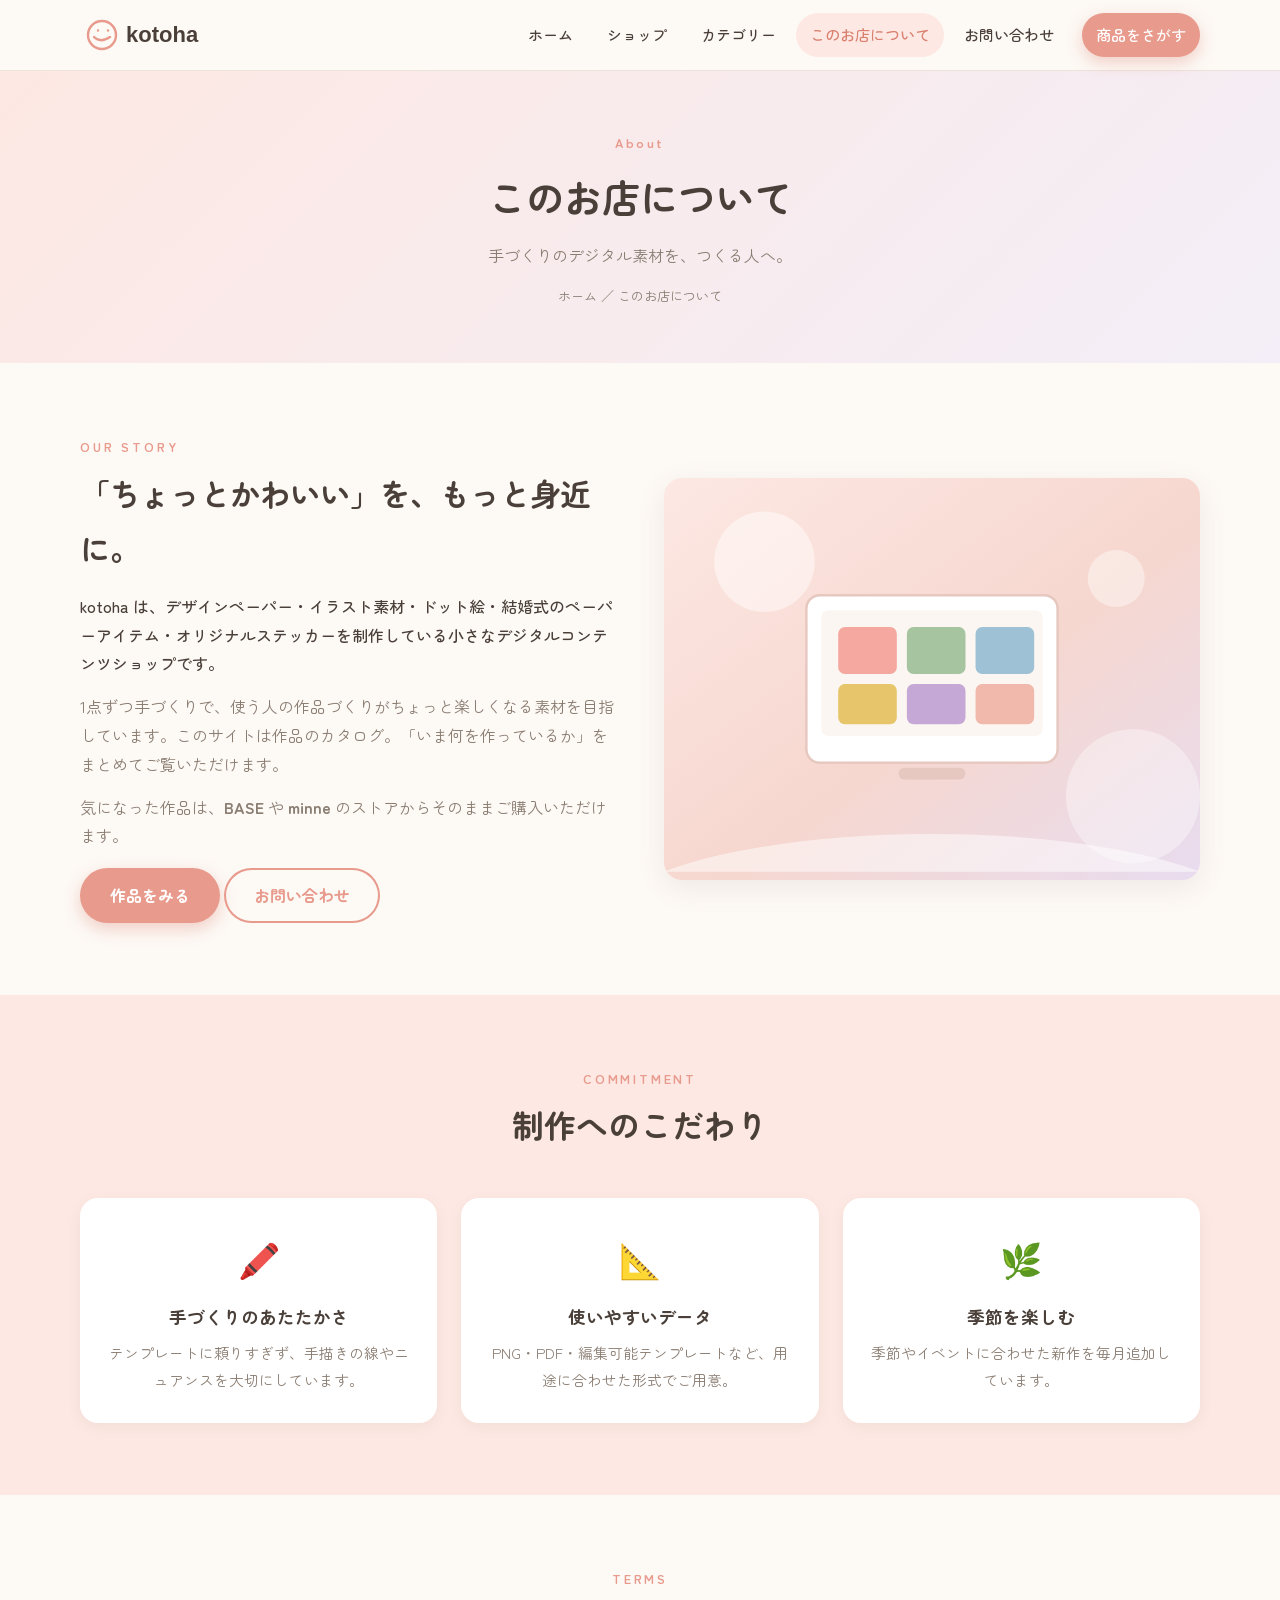
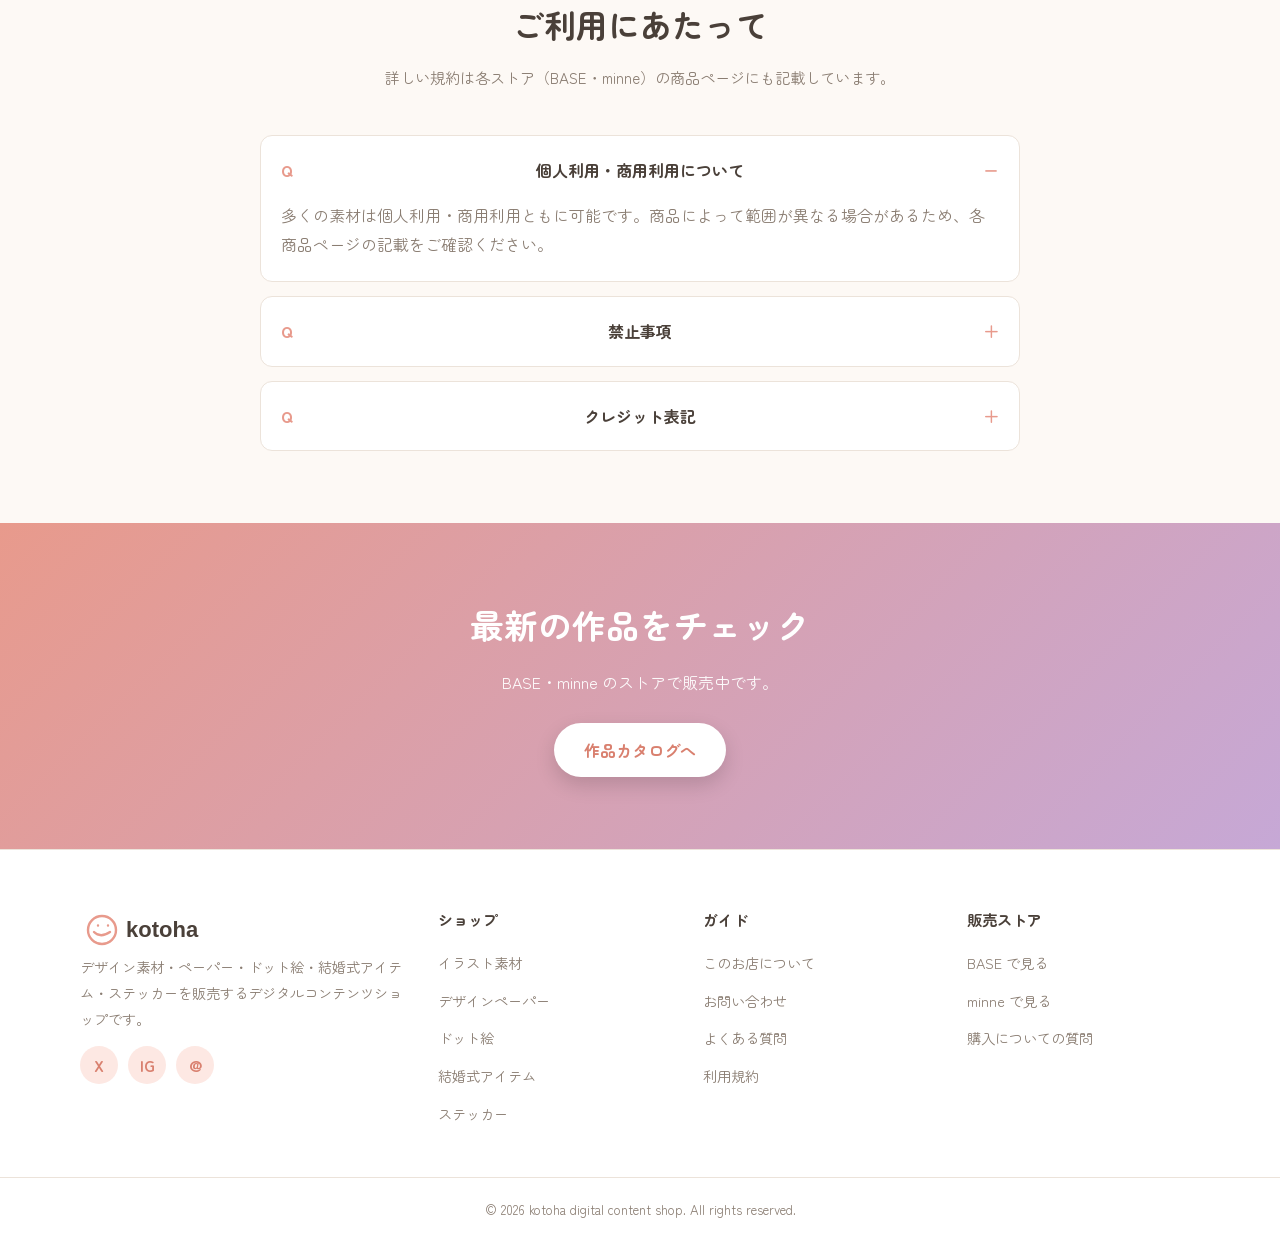
<file: digital-shop/about.html>
<!DOCTYPE html>
<html lang="ja" class="no-js">
<head>
<script>document.documentElement.classList.replace("no-js","js");</script>
<meta charset="UTF-8">
<meta name="viewport" content="width=device-width, initial-scale=1.0">
<title>このお店について｜kotoha</title>
<meta name="description" content="デジタルコンテンツショップ kotoha について。制作へのこだわり、利用規約、よくある質問。販売はBASE・minneで行っています。">
<link rel="preconnect" href="https://fonts.googleapis.com">
<link rel="preconnect" href="https://fonts.gstatic.com" crossorigin>
<link href="https://fonts.googleapis.com/css2?family=Zen+Maru+Gothic:wght@400;500;700&family=Noto+Sans+JP:wght@400;500;700&display=swap" rel="stylesheet">
<link rel="icon" href="img/logo.svg" type="image/svg+xml">
<link rel="stylesheet" href="css/style.css">
</head>
<body>

<header class="site-header">
  <div class="container">
    <a class="brand" href="index.html" aria-label="kotoha ホーム"><img src="img/logo.svg" alt="kotoha"></a>
    <button class="nav-toggle" aria-label="メニュー" aria-expanded="false"><span></span></button>
    <nav class="nav" aria-label="メインメニュー">
      <a href="index.html">ホーム</a>
      <a href="shop.html">ショップ</a>
      <a href="index.html#categories">カテゴリー</a>
      <a href="about.html" class="is-active">このお店について</a>
      <a href="contact.html">お問い合わせ</a>
      <a href="shop.html" class="btn btn--sm nav-cta">商品をさがす</a>
    </nav>
  </div>
</header>

<main>

  <section class="page-hero">
    <div class="container">
      <span class="en">About</span>
      <h1>このお店について</h1>
      <p>手づくりのデジタル素材を、つくる人へ。</p>
      <nav class="breadcrumb"><a href="index.html">ホーム</a> ／ このお店について</nav>
    </div>
  </section>

  <section>
    <div class="container split">
      <div class="reveal">
        <span class="section-head" style="display:block;text-align:left;margin:0 0 8px;"><span class="en" style="color:var(--accent)">Our story</span></span>
        <h2>「ちょっとかわいい」を、もっと身近に。</h2>
        <p class="lead">kotoha は、デザインペーパー・イラスト素材・ドット絵・結婚式のペーパーアイテム・オリジナルステッカーを制作している小さなデジタルコンテンツショップです。</p>
        <p>1点ずつ手づくりで、使う人の作品づくりがちょっと楽しくなる素材を目指しています。このサイトは作品のカタログ。「いま何を作っているか」をまとめてご覧いただけます。</p>
        <p>気になった作品は、<strong>BASE</strong> や <strong>minne</strong> のストアからそのままご購入いただけます。</p>
        <div class="hero-actions" style="margin-top:18px;">
          <a href="shop.html" class="btn">作品をみる</a>
          <a href="contact.html" class="btn btn--ghost">お問い合わせ</a>
        </div>
      </div>
      <div class="reveal"><img src="img/hero.svg" alt="kotohaのイメージ"></div>
    </div>
  </section>

  <section class="band">
    <div class="container">
      <div class="section-head reveal">
        <span class="en">Commitment</span>
        <h2>制作へのこだわり</h2>
      </div>
      <div class="feature-grid">
        <div class="feature reveal">
          <div class="ico">🖍️</div>
          <h3>手づくりのあたたかさ</h3>
          <p>テンプレートに頼りすぎず、手描きの線やニュアンスを大切にしています。</p>
        </div>
        <div class="feature reveal">
          <div class="ico">📐</div>
          <h3>使いやすいデータ</h3>
          <p>PNG・PDF・編集可能テンプレートなど、用途に合わせた形式でご用意。</p>
        </div>
        <div class="feature reveal">
          <div class="ico">🌿</div>
          <h3>季節を楽しむ</h3>
          <p>季節やイベントに合わせた新作を毎月追加しています。</p>
        </div>
      </div>
    </div>
  </section>

  <!-- Terms -->
  <section id="terms">
    <div class="container">
      <div class="section-head reveal">
        <span class="en">Terms</span>
        <h2>ご利用にあたって</h2>
        <p>詳しい規約は各ストア（BASE・minne）の商品ページにも記載しています。</p>
      </div>
      <div class="faq reveal">
        <details open>
          <summary>個人利用・商用利用について</summary>
          <div class="answer">多くの素材は個人利用・商用利用ともに可能です。商品によって範囲が異なる場合があるため、各商品ページの記載をご確認ください。</div>
        </details>
        <details>
          <summary>禁止事項</summary>
          <div class="answer">素材そのものの再配布・販売、素材を主体としたグッズ販売などはお断りしています。加工してご自身の作品に使用するのはOKです。</div>
        </details>
        <details>
          <summary>クレジット表記</summary>
          <div class="answer">基本的にクレジット表記は不要です。表記いただける場合は「素材：kotoha」としていただけると嬉しいです。</div>
        </details>
      </div>
    </div>
  </section>

  <section class="cta-band">
    <div class="container reveal">
      <h2>最新の作品をチェック</h2>
      <p>BASE・minne のストアで販売中です。</p>
      <a href="shop.html" class="btn">作品カタログへ</a>
    </div>
  </section>

</main>

<footer class="site-footer">
  <div class="container footer-grid">
    <div>
      <div class="brand"><img src="img/logo.svg" alt="kotoha"></div>
      <p>デザイン素材・ペーパー・ドット絵・結婚式アイテム・ステッカーを販売するデジタルコンテンツショップです。</p>
      <div class="socials">
        <a href="#" aria-label="X (Twitter)">X</a>
        <a href="#" aria-label="Instagram">IG</a>
        <a href="#" aria-label="お問い合わせ">@</a>
      </div>
    </div>
    <div>
      <h4>ショップ</h4>
      <ul>
        <li><a href="shop.html#material">イラスト素材</a></li>
        <li><a href="shop.html#paper">デザインペーパー</a></li>
        <li><a href="shop.html#dot">ドット絵</a></li>
        <li><a href="shop.html#wedding">結婚式アイテム</a></li>
        <li><a href="shop.html#sticker">ステッカー</a></li>
      </ul>
    </div>
    <div>
      <h4>ガイド</h4>
      <ul>
        <li><a href="about.html">このお店について</a></li>
        <li><a href="contact.html">お問い合わせ</a></li>
        <li><a href="contact.html#faq">よくある質問</a></li>
        <li><a href="about.html#terms">利用規約</a></li>
      </ul>
    </div>
    <div>
      <h4>販売ストア</h4>
      <ul>
        <li><a href="#">BASE で見る</a></li>
        <li><a href="#">minne で見る</a></li>
        <li><a href="contact.html">購入についての質問</a></li>
      </ul>
    </div>
  </div>
  <div class="footer-bottom">
    © <span data-year>2026</span> kotoha digital content shop. All rights reserved.
  </div>
</footer>

<script src="js/main.js"></script>
</body>
</html>
</file>
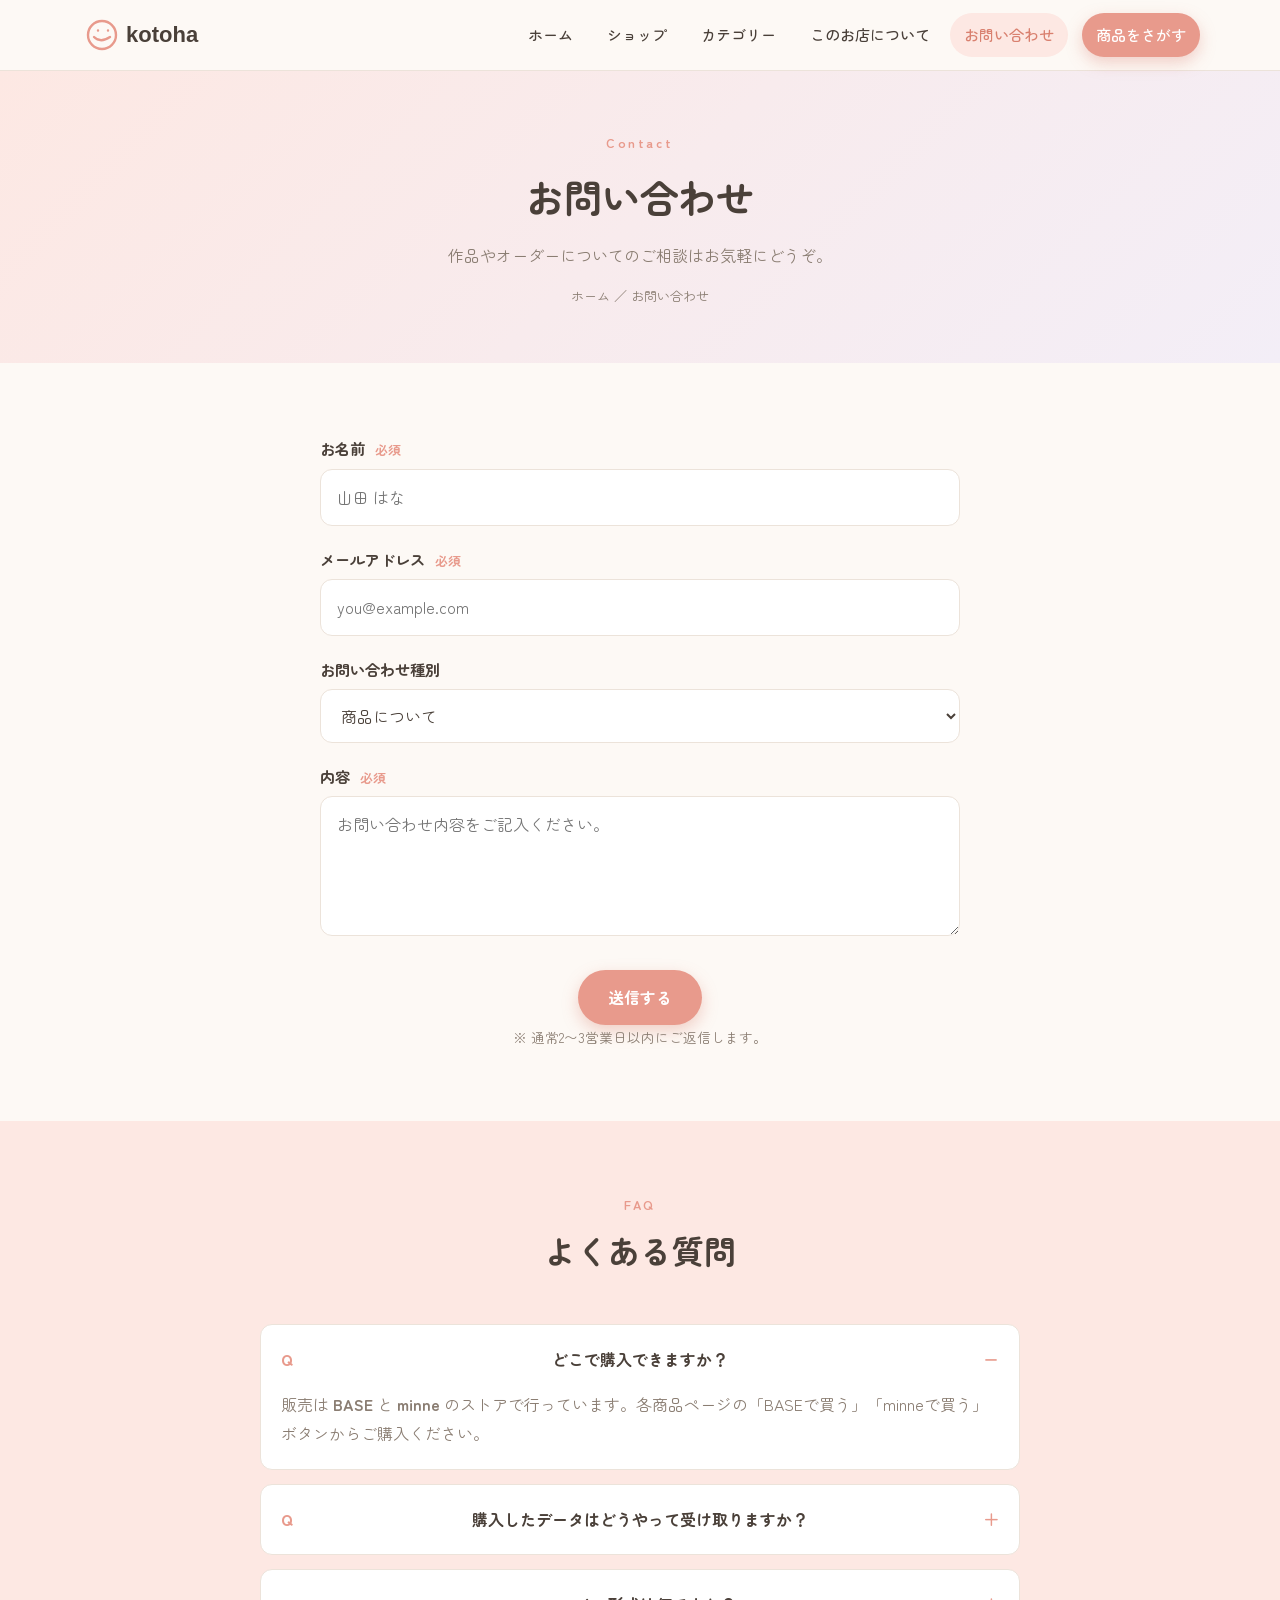
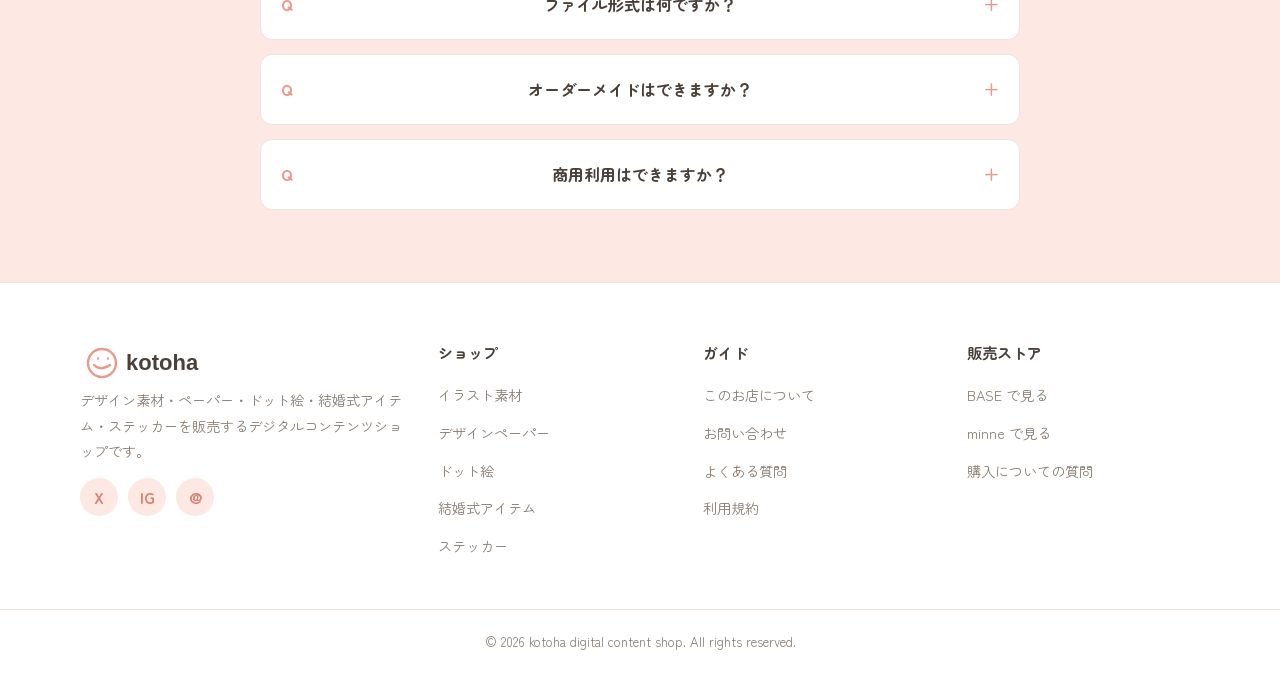
<file: digital-shop/contact.html>
<!DOCTYPE html>
<html lang="ja" class="no-js">
<head>
<script>document.documentElement.classList.replace("no-js","js");</script>
<meta charset="UTF-8">
<meta name="viewport" content="width=device-width, initial-scale=1.0">
<title>お問い合わせ｜kotoha</title>
<meta name="description" content="kotoha へのお問い合わせ・オーダー相談はこちらから。よくある質問もご確認いただけます。">
<link rel="preconnect" href="https://fonts.googleapis.com">
<link rel="preconnect" href="https://fonts.gstatic.com" crossorigin>
<link href="https://fonts.googleapis.com/css2?family=Zen+Maru+Gothic:wght@400;500;700&family=Noto+Sans+JP:wght@400;500;700&display=swap" rel="stylesheet">
<link rel="icon" href="img/logo.svg" type="image/svg+xml">
<link rel="stylesheet" href="css/style.css">
</head>
<body>

<header class="site-header">
  <div class="container">
    <a class="brand" href="index.html" aria-label="kotoha ホーム"><img src="img/logo.svg" alt="kotoha"></a>
    <button class="nav-toggle" aria-label="メニュー" aria-expanded="false"><span></span></button>
    <nav class="nav" aria-label="メインメニュー">
      <a href="index.html">ホーム</a>
      <a href="shop.html">ショップ</a>
      <a href="index.html#categories">カテゴリー</a>
      <a href="about.html">このお店について</a>
      <a href="contact.html" class="is-active">お問い合わせ</a>
      <a href="shop.html" class="btn btn--sm nav-cta">商品をさがす</a>
    </nav>
  </div>
</header>

<main>

  <section class="page-hero">
    <div class="container">
      <span class="en">Contact</span>
      <h1>お問い合わせ</h1>
      <p>作品やオーダーについてのご相談はお気軽にどうぞ。</p>
      <nav class="breadcrumb"><a href="index.html">ホーム</a> ／ お問い合わせ</nav>
    </div>
  </section>

  <section>
    <div class="container">
      <form class="form reveal" data-demo novalidate>
        <div class="field">
          <label for="name">お名前 <span class="req">必須</span></label>
          <input type="text" id="name" name="name" placeholder="山田 はな" required>
        </div>
        <div class="field">
          <label for="email">メールアドレス <span class="req">必須</span></label>
          <input type="email" id="email" name="email" placeholder="you@example.com" required>
        </div>
        <div class="field">
          <label for="topic">お問い合わせ種別</label>
          <select id="topic" name="topic">
            <option>商品について</option>
            <option>オーダー・カスタマイズの相談</option>
            <option>ファイル・購入トラブル</option>
            <option>その他</option>
          </select>
        </div>
        <div class="field">
          <label for="message">内容 <span class="req">必須</span></label>
          <textarea id="message" name="message" placeholder="お問い合わせ内容をご記入ください。" required></textarea>
        </div>
        <p class="form-note" style="display:none;color:var(--accent-d);font-weight:700;" role="status"></p>
        <div class="submit">
          <button type="submit" class="btn">送信する</button>
          <p class="form-note">※ 通常2〜3営業日以内にご返信します。</p>
        </div>
        <p class="form-result form-note" style="display:none;color:var(--accent-d);font-weight:700;" role="status"></p>
      </form>
    </div>
  </section>

  <!-- FAQ -->
  <section class="band" id="faq">
    <div class="container">
      <div class="section-head reveal">
        <span class="en">FAQ</span>
        <h2>よくある質問</h2>
      </div>
      <div class="faq reveal">
        <details open>
          <summary>どこで購入できますか？</summary>
          <div class="answer">販売は <strong>BASE</strong> と <strong>minne</strong> のストアで行っています。各商品ページの「BASEで買う」「minneで買う」ボタンからご購入ください。</div>
        </details>
        <details>
          <summary>購入したデータはどうやって受け取りますか？</summary>
          <div class="answer">BASE・minne のデジタルコンテンツ販売機能を利用しています。購入完了後、ストアの案内に従ってダウンロードしてください。</div>
        </details>
        <details>
          <summary>ファイル形式は何ですか？</summary>
          <div class="answer">商品により PNG・JPG・PDF・編集可能テンプレート（Canva等）などです。詳細は各商品ページに記載しています。</div>
        </details>
        <details>
          <summary>オーダーメイドはできますか？</summary>
          <div class="answer">結婚式アイテムを中心に、お名前入れや色変更などのカスタマイズに対応できる場合があります。上のフォームからご相談ください。</div>
        </details>
        <details>
          <summary>商用利用はできますか？</summary>
          <div class="answer">多くの素材で商用利用が可能です。範囲は商品ごとに異なるため、<a href="about.html#terms">利用規約</a>と各商品ページをご確認ください。</div>
        </details>
      </div>
    </div>
  </section>

</main>

<footer class="site-footer">
  <div class="container footer-grid">
    <div>
      <div class="brand"><img src="img/logo.svg" alt="kotoha"></div>
      <p>デザイン素材・ペーパー・ドット絵・結婚式アイテム・ステッカーを販売するデジタルコンテンツショップです。</p>
      <div class="socials">
        <a href="#" aria-label="X (Twitter)">X</a>
        <a href="#" aria-label="Instagram">IG</a>
        <a href="#" aria-label="お問い合わせ">@</a>
      </div>
    </div>
    <div>
      <h4>ショップ</h4>
      <ul>
        <li><a href="shop.html#material">イラスト素材</a></li>
        <li><a href="shop.html#paper">デザインペーパー</a></li>
        <li><a href="shop.html#dot">ドット絵</a></li>
        <li><a href="shop.html#wedding">結婚式アイテム</a></li>
        <li><a href="shop.html#sticker">ステッカー</a></li>
      </ul>
    </div>
    <div>
      <h4>ガイド</h4>
      <ul>
        <li><a href="about.html">このお店について</a></li>
        <li><a href="contact.html">お問い合わせ</a></li>
        <li><a href="contact.html#faq">よくある質問</a></li>
        <li><a href="about.html#terms">利用規約</a></li>
      </ul>
    </div>
    <div>
      <h4>販売ストア</h4>
      <ul>
        <li><a href="#">BASE で見る</a></li>
        <li><a href="#">minne で見る</a></li>
        <li><a href="contact.html">購入についての質問</a></li>
      </ul>
    </div>
  </div>
  <div class="footer-bottom">
    © <span data-year>2026</span> kotoha digital content shop. All rights reserved.
  </div>
</footer>

<script src="js/main.js"></script>
</body>
</html>
</file>
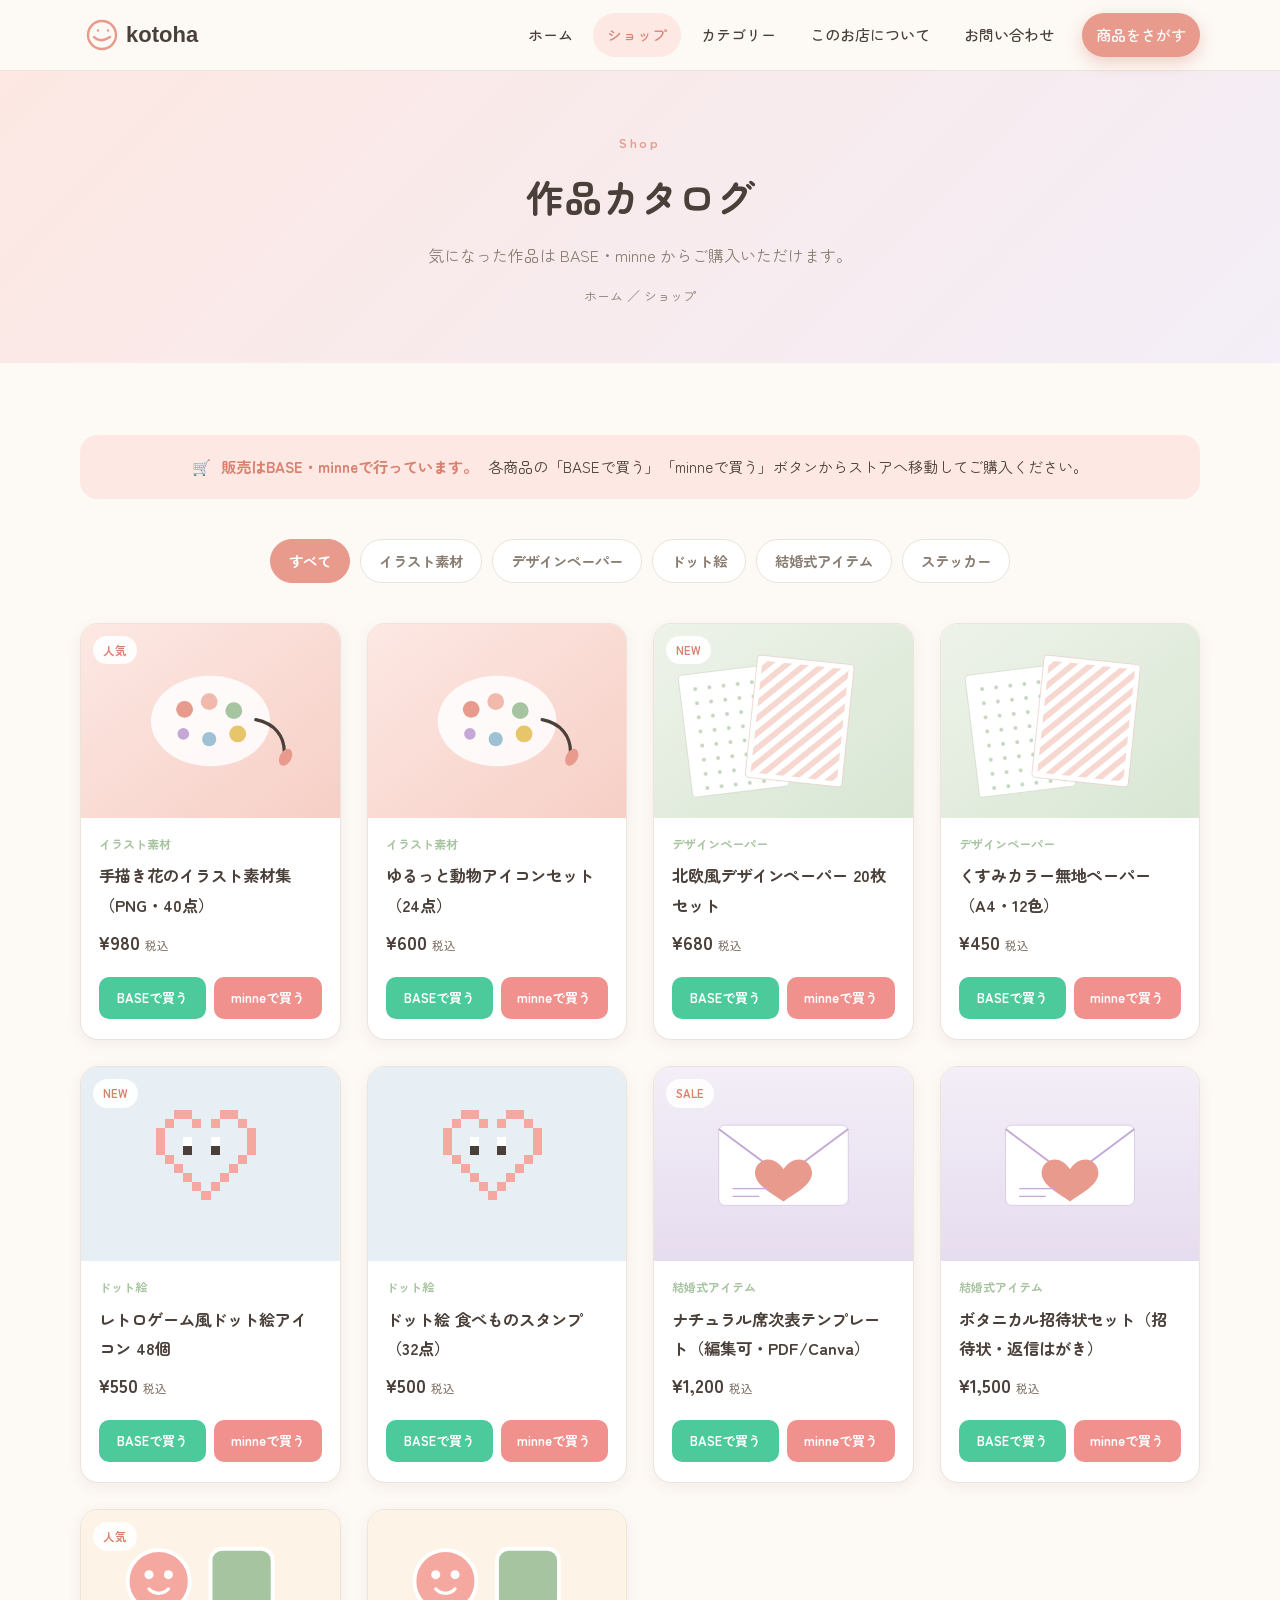
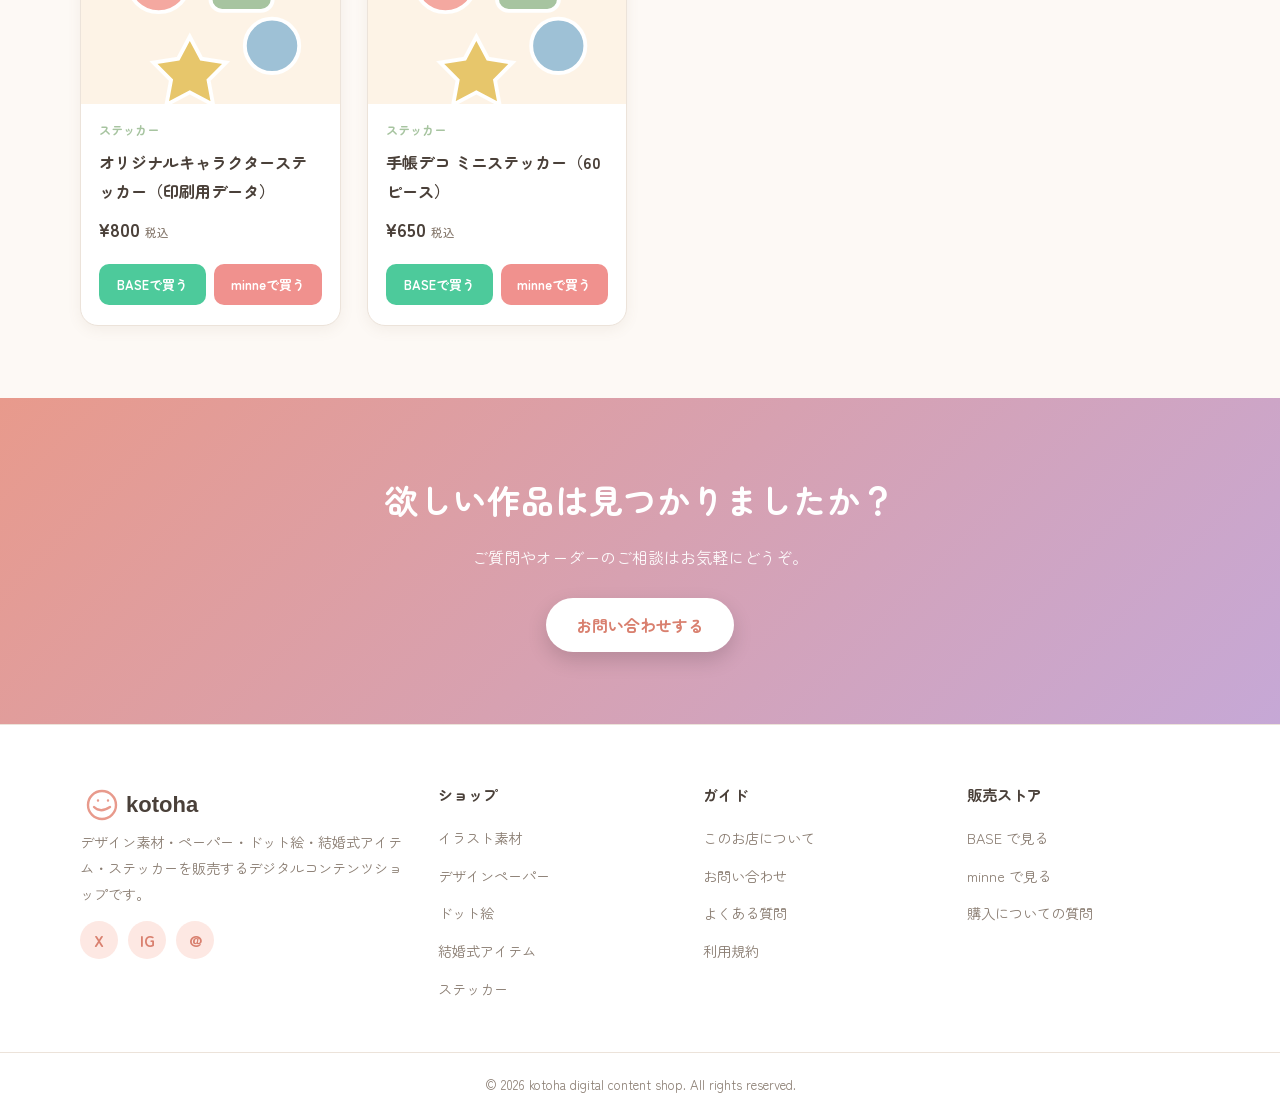
<file: digital-shop/shop.html>
<!DOCTYPE html>
<html lang="ja" class="no-js">
<head>
<script>document.documentElement.classList.replace("no-js","js");</script>
<meta charset="UTF-8">
<meta name="viewport" content="width=device-width, initial-scale=1.0">
<title>ショップ｜kotoha デザイン素材・ペーパー・ドット絵・結婚式アイテム</title>
<meta name="description" content="kotohaの作品カタログ。デザインペーパー・イラスト素材・ドット絵・結婚式の席次表＆招待状・オリジナルステッカーを一覧で。BASE・minneから購入できます。">
<link rel="preconnect" href="https://fonts.googleapis.com">
<link rel="preconnect" href="https://fonts.gstatic.com" crossorigin>
<link href="https://fonts.googleapis.com/css2?family=Zen+Maru+Gothic:wght@400;500;700&family=Noto+Sans+JP:wght@400;500;700&display=swap" rel="stylesheet">
<link rel="icon" href="img/logo.svg" type="image/svg+xml">
<link rel="stylesheet" href="css/style.css">
</head>
<body>

<header class="site-header">
  <div class="container">
    <a class="brand" href="index.html" aria-label="kotoha ホーム"><img src="img/logo.svg" alt="kotoha"></a>
    <button class="nav-toggle" aria-label="メニュー" aria-expanded="false"><span></span></button>
    <nav class="nav" aria-label="メインメニュー">
      <a href="index.html">ホーム</a>
      <a href="shop.html" class="is-active">ショップ</a>
      <a href="index.html#categories">カテゴリー</a>
      <a href="about.html">このお店について</a>
      <a href="contact.html">お問い合わせ</a>
      <a href="shop.html" class="btn btn--sm nav-cta">商品をさがす</a>
    </nav>
  </div>
</header>

<main>

  <section class="page-hero">
    <div class="container">
      <span class="en">Shop</span>
      <h1>作品カタログ</h1>
      <p>気になった作品は BASE・minne からご購入いただけます。</p>
      <nav class="breadcrumb"><a href="index.html">ホーム</a> ／ ショップ</nav>
    </div>
  </section>

  <section>
    <div class="container">

      <p class="store-note reveal">
        🛒 <strong>販売はBASE・minneで行っています。</strong>
        各商品の「BASEで買う」「minneで買う」ボタンからストアへ移動してご購入ください。
      </p>

      <!-- Filters -->
      <div class="filters reveal">
        <button class="chip is-active" data-filter="all">すべて</button>
        <button class="chip" data-filter="material">イラスト素材</button>
        <button class="chip" data-filter="paper">デザインペーパー</button>
        <button class="chip" data-filter="dot">ドット絵</button>
        <button class="chip" data-filter="wedding">結婚式アイテム</button>
        <button class="chip" data-filter="sticker">ステッカー</button>
      </div>

      <div class="product-grid">

        <!-- イラスト素材 -->
        <article class="card reveal" data-cat="material" id="material">
          <div class="thumb"><span class="tag">人気</span><img src="img/cat-material.svg" alt="手描き花のイラスト素材集"></div>
          <div class="body">
            <span class="cat-label">イラスト素材</span>
            <h3>手描き花のイラスト素材集（PNG・40点）</h3>
            <div class="price">¥980 <small>税込</small></div>
            <div class="store-btns">
              <a href="#" class="store-btn base" target="_blank" rel="noopener">BASEで買う</a>
              <a href="#" class="store-btn minne" target="_blank" rel="noopener">minneで買う</a>
            </div>
          </div>
        </article>

        <article class="card reveal" data-cat="material">
          <div class="thumb"><img src="img/cat-material.svg" alt="ゆるっと動物アイコンセット"></div>
          <div class="body">
            <span class="cat-label">イラスト素材</span>
            <h3>ゆるっと動物アイコンセット（24点）</h3>
            <div class="price">¥600 <small>税込</small></div>
            <div class="store-btns">
              <a href="#" class="store-btn base" target="_blank" rel="noopener">BASEで買う</a>
              <a href="#" class="store-btn minne" target="_blank" rel="noopener">minneで買う</a>
            </div>
          </div>
        </article>

        <!-- デザインペーパー -->
        <article class="card reveal" data-cat="paper" id="paper">
          <div class="thumb"><span class="tag">NEW</span><img src="img/cat-paper.svg" alt="北欧風デザインペーパー20枚セット"></div>
          <div class="body">
            <span class="cat-label">デザインペーパー</span>
            <h3>北欧風デザインペーパー 20枚セット</h3>
            <div class="price">¥680 <small>税込</small></div>
            <div class="store-btns">
              <a href="#" class="store-btn base" target="_blank" rel="noopener">BASEで買う</a>
              <a href="#" class="store-btn minne" target="_blank" rel="noopener">minneで買う</a>
            </div>
          </div>
        </article>

        <article class="card reveal" data-cat="paper">
          <div class="thumb"><img src="img/cat-paper.svg" alt="くすみカラー無地ペーパー"></div>
          <div class="body">
            <span class="cat-label">デザインペーパー</span>
            <h3>くすみカラー無地ペーパー（A4・12色）</h3>
            <div class="price">¥450 <small>税込</small></div>
            <div class="store-btns">
              <a href="#" class="store-btn base" target="_blank" rel="noopener">BASEで買う</a>
              <a href="#" class="store-btn minne" target="_blank" rel="noopener">minneで買う</a>
            </div>
          </div>
        </article>

        <!-- ドット絵 -->
        <article class="card reveal" data-cat="dot" id="dot">
          <div class="thumb"><span class="tag">NEW</span><img src="img/cat-dot.svg" alt="レトロゲーム風ドット絵アイコン48個"></div>
          <div class="body">
            <span class="cat-label">ドット絵</span>
            <h3>レトロゲーム風ドット絵アイコン 48個</h3>
            <div class="price">¥550 <small>税込</small></div>
            <div class="store-btns">
              <a href="#" class="store-btn base" target="_blank" rel="noopener">BASEで買う</a>
              <a href="#" class="store-btn minne" target="_blank" rel="noopener">minneで買う</a>
            </div>
          </div>
        </article>

        <article class="card reveal" data-cat="dot">
          <div class="thumb"><img src="img/cat-dot.svg" alt="ドット絵 食べものスタンプ"></div>
          <div class="body">
            <span class="cat-label">ドット絵</span>
            <h3>ドット絵 食べものスタンプ（32点）</h3>
            <div class="price">¥500 <small>税込</small></div>
            <div class="store-btns">
              <a href="#" class="store-btn base" target="_blank" rel="noopener">BASEで買う</a>
              <a href="#" class="store-btn minne" target="_blank" rel="noopener">minneで買う</a>
            </div>
          </div>
        </article>

        <!-- 結婚式アイテム -->
        <article class="card reveal" data-cat="wedding" id="wedding">
          <div class="thumb"><span class="tag">SALE</span><img src="img/cat-wedding.svg" alt="ナチュラル席次表テンプレート"></div>
          <div class="body">
            <span class="cat-label">結婚式アイテム</span>
            <h3>ナチュラル席次表テンプレート（編集可・PDF/Canva）</h3>
            <div class="price">¥1,200 <small>税込</small></div>
            <div class="store-btns">
              <a href="#" class="store-btn base" target="_blank" rel="noopener">BASEで買う</a>
              <a href="#" class="store-btn minne" target="_blank" rel="noopener">minneで買う</a>
            </div>
          </div>
        </article>

        <article class="card reveal" data-cat="wedding">
          <div class="thumb"><img src="img/cat-wedding.svg" alt="ボタニカル招待状セット"></div>
          <div class="body">
            <span class="cat-label">結婚式アイテム</span>
            <h3>ボタニカル招待状セット（招待状・返信はがき）</h3>
            <div class="price">¥1,500 <small>税込</small></div>
            <div class="store-btns">
              <a href="#" class="store-btn base" target="_blank" rel="noopener">BASEで買う</a>
              <a href="#" class="store-btn minne" target="_blank" rel="noopener">minneで買う</a>
            </div>
          </div>
        </article>

        <!-- ステッカー -->
        <article class="card reveal" data-cat="sticker" id="sticker">
          <div class="thumb"><span class="tag">人気</span><img src="img/cat-sticker.svg" alt="オリジナルキャラクターステッカー"></div>
          <div class="body">
            <span class="cat-label">ステッカー</span>
            <h3>オリジナルキャラクターステッカー（印刷用データ）</h3>
            <div class="price">¥800 <small>税込</small></div>
            <div class="store-btns">
              <a href="#" class="store-btn base" target="_blank" rel="noopener">BASEで買う</a>
              <a href="#" class="store-btn minne" target="_blank" rel="noopener">minneで買う</a>
            </div>
          </div>
        </article>

        <article class="card reveal" data-cat="sticker">
          <div class="thumb"><img src="img/cat-sticker.svg" alt="手帳デコ ミニステッカー"></div>
          <div class="body">
            <span class="cat-label">ステッカー</span>
            <h3>手帳デコ ミニステッカー（60ピース）</h3>
            <div class="price">¥650 <small>税込</small></div>
            <div class="store-btns">
              <a href="#" class="store-btn base" target="_blank" rel="noopener">BASEで買う</a>
              <a href="#" class="store-btn minne" target="_blank" rel="noopener">minneで買う</a>
            </div>
          </div>
        </article>

      </div>
    </div>
  </section>

  <section class="cta-band">
    <div class="container reveal">
      <h2>欲しい作品は見つかりましたか？</h2>
      <p>ご質問やオーダーのご相談はお気軽にどうぞ。</p>
      <a href="contact.html" class="btn">お問い合わせする</a>
    </div>
  </section>

</main>

<footer class="site-footer">
  <div class="container footer-grid">
    <div>
      <div class="brand"><img src="img/logo.svg" alt="kotoha"></div>
      <p>デザイン素材・ペーパー・ドット絵・結婚式アイテム・ステッカーを販売するデジタルコンテンツショップです。</p>
      <div class="socials">
        <a href="#" aria-label="X (Twitter)">X</a>
        <a href="#" aria-label="Instagram">IG</a>
        <a href="#" aria-label="お問い合わせ">@</a>
      </div>
    </div>
    <div>
      <h4>ショップ</h4>
      <ul>
        <li><a href="shop.html#material">イラスト素材</a></li>
        <li><a href="shop.html#paper">デザインペーパー</a></li>
        <li><a href="shop.html#dot">ドット絵</a></li>
        <li><a href="shop.html#wedding">結婚式アイテム</a></li>
        <li><a href="shop.html#sticker">ステッカー</a></li>
      </ul>
    </div>
    <div>
      <h4>ガイド</h4>
      <ul>
        <li><a href="about.html">このお店について</a></li>
        <li><a href="contact.html">お問い合わせ</a></li>
        <li><a href="contact.html#faq">よくある質問</a></li>
        <li><a href="about.html#terms">利用規約</a></li>
      </ul>
    </div>
    <div>
      <h4>販売ストア</h4>
      <ul>
        <li><a href="#">BASE で見る</a></li>
        <li><a href="#">minne で見る</a></li>
        <li><a href="contact.html">購入についての質問</a></li>
      </ul>
    </div>
  </div>
  <div class="footer-bottom">
    © <span data-year>2026</span> kotoha digital content shop. All rights reserved.
  </div>
</footer>

<script src="js/main.js"></script>
</body>
</html>
</file>
<file: digital-shop/css/style.css>
/* =========================================================
   kotoha - デジタルコンテンツ販売サイト
   素材・デザインペーパー・ドット絵・結婚式アイテム・ステッカー
   ========================================================= */

/* ---------- Reset ---------- */
*, *::before, *::after { box-sizing: border-box; }
* { margin: 0; padding: 0; }
img, svg { display: block; max-width: 100%; height: auto; }
a { color: inherit; text-decoration: none; }
ul, ol { list-style: none; }
button { font: inherit; cursor: pointer; border: none; background: none; }

/* ---------- Design tokens ---------- */
:root {
  --bg:       #fdf9f5;
  --surface:  #ffffff;
  --text:     #4a4039;
  --muted:    #8a7d72;
  --line:     #ece3da;

  --accent:   #e89a8c;   /* terracotta pink */
  --accent-d: #d9806f;
  --accent-l: #fde8e3;
  --sage:     #a7c4a0;
  --gold:     #e7c66b;
  --sky:      #9ec1d6;
  --lavender: #c6a8d6;

  --radius:   18px;
  --radius-s: 12px;
  --shadow:   0 8px 28px rgba(122, 96, 80, .10);
  --shadow-s: 0 4px 14px rgba(122, 96, 80, .08);
  --maxw:     1120px;

  --font: "Zen Maru Gothic", "Noto Sans JP", "Hiragino Maru Gothic ProN",
          "Yu Gothic", sans-serif;
}

/* ---------- Base ---------- */
html { scroll-behavior: smooth; }
body {
  font-family: var(--font);
  color: var(--text);
  background: var(--bg);
  line-height: 1.8;
  font-size: 16px;
  -webkit-font-smoothing: antialiased;
}
.container { width: min(92%, var(--maxw)); margin-inline: auto; }
section { padding: 72px 0; }

/* ---------- Typography helpers ---------- */
.section-head { text-align: center; margin-bottom: 44px; }
.section-head .en {
  display: block; font-size: .8rem; letter-spacing: .22em;
  color: var(--accent); font-weight: 700; text-transform: uppercase;
}
.section-head h2 {
  font-size: clamp(1.5rem, 4vw, 2rem); font-weight: 700; margin-top: 6px;
}
.section-head p { color: var(--muted); margin-top: 10px; font-size: .95rem; }

/* ---------- Buttons ---------- */
.btn {
  display: inline-flex; align-items: center; gap: .5em;
  padding: 13px 30px; border-radius: 999px; font-weight: 700;
  background: var(--accent); color: #fff;
  box-shadow: 0 6px 16px rgba(217, 128, 111, .35);
  transition: transform .15s ease, box-shadow .15s ease, background .15s ease;
}
.btn:hover { background: var(--accent-d); transform: translateY(-2px);
  box-shadow: 0 10px 22px rgba(217, 128, 111, .42); }
.btn--ghost {
  background: transparent; color: var(--accent);
  box-shadow: inset 0 0 0 2px var(--accent);
}
.btn--ghost:hover { background: var(--accent); color: #fff; }
.btn--sm { padding: 9px 20px; font-size: .9rem; }

/* ---------- Header ---------- */
.site-header {
  position: sticky; top: 0; z-index: 50;
  background: rgba(253, 249, 245, .9);
  backdrop-filter: blur(10px);
  border-bottom: 1px solid var(--line);
}
.site-header .container {
  display: flex; align-items: center; justify-content: space-between;
  height: 70px; gap: 20px;
}
.brand { display: flex; align-items: center; }
.brand svg { width: 150px; }
.nav { display: flex; align-items: center; gap: 6px; }
.nav a {
  padding: 8px 14px; border-radius: 999px; font-size: .95rem; font-weight: 500;
  transition: background .15s, color .15s;
}
.nav a:hover, .nav a.is-active { background: var(--accent-l); color: var(--accent-d); }
.nav .nav-cta { margin-left: 8px; }

.nav-toggle { display: none; width: 44px; height: 44px; border-radius: 12px; }
.nav-toggle span, .nav-toggle span::before, .nav-toggle span::after {
  content: ""; display: block; width: 22px; height: 2px; border-radius: 2px;
  background: var(--text); margin-inline: auto; position: relative;
  transition: transform .2s;
}
.nav-toggle span::before { position: absolute; top: -7px; }
.nav-toggle span::after  { position: absolute; top: 7px; }

/* ---------- Hero ---------- */
.hero { padding: 64px 0 40px; }
.hero .container {
  display: grid; grid-template-columns: 1.05fr .95fr; gap: 48px; align-items: center;
}
.hero .eyebrow {
  display: inline-block; font-size: .8rem; font-weight: 700; letter-spacing: .15em;
  color: var(--accent-d); background: var(--accent-l);
  padding: 6px 14px; border-radius: 999px; margin-bottom: 18px;
}
.hero h1 {
  font-size: clamp(1.9rem, 5vw, 3rem); line-height: 1.4; font-weight: 700;
}
.hero h1 .mark {
  background: linear-gradient(transparent 62%, var(--gold) 62%);
}
.hero p { color: var(--muted); margin: 20px 0 30px; max-width: 38ch; }
.hero .hero-actions { display: flex; gap: 14px; flex-wrap: wrap; }
.hero-figure {
  border-radius: 28px; overflow: hidden; box-shadow: var(--shadow);
  rotate: 1.5deg;
}
.hero-figure img { width: 100%; }

/* ---------- Category strip ---------- */
.cats { background: var(--surface); border-block: 1px solid var(--line); }
.cat-grid {
  display: grid; grid-template-columns: repeat(5, 1fr); gap: 18px;
}
.cat-card {
  display: block; text-align: center; padding: 22px 10px; border-radius: var(--radius);
  background: var(--bg); border: 1px solid var(--line);
  transition: transform .15s, box-shadow .15s, border-color .15s;
}
.cat-card:hover { transform: translateY(-4px); box-shadow: var(--shadow-s);
  border-color: var(--accent); }
.cat-card .ico {
  width: 64px; height: 64px; margin: 0 auto 12px; border-radius: 50%;
  display: grid; place-items: center; font-size: 30px;
}
.cat-card .name { font-weight: 700; font-size: .98rem; }
.cat-card .desc { color: var(--muted); font-size: .8rem; margin-top: 3px; }

/* ---------- Product grid ---------- */
.product-grid {
  display: grid; grid-template-columns: repeat(auto-fill, minmax(240px, 1fr));
  gap: 26px;
}
.card {
  background: var(--surface); border: 1px solid var(--line);
  border-radius: var(--radius); overflow: hidden; box-shadow: var(--shadow-s);
  display: flex; flex-direction: column;
  transition: transform .18s ease, box-shadow .18s ease;
}
.card:hover { transform: translateY(-6px); box-shadow: var(--shadow); }
.card .thumb { position: relative; aspect-ratio: 4 / 3; overflow: hidden; }
.card .thumb img { width: 100%; height: 100%; object-fit: cover;
  transition: transform .4s ease; }
.card:hover .thumb img { transform: scale(1.06); }
.card .tag {
  position: absolute; top: 12px; left: 12px; font-size: .72rem; font-weight: 700;
  background: rgba(255,255,255,.92); color: var(--accent-d);
  padding: 4px 10px; border-radius: 999px;
}
.card .body { padding: 16px 18px 20px; display: flex; flex-direction: column; gap: 6px;
  flex: 1; }
.card .cat-label { font-size: .76rem; color: var(--sage); font-weight: 700; }
.card h3 { font-size: 1.02rem; font-weight: 700; }
.card .meta { display: flex; align-items: center; justify-content: space-between;
  margin-top: auto; padding-top: 10px; }
.card .price { font-weight: 700; font-size: 1.15rem; }
.card .price small { font-size: .72rem; color: var(--muted); font-weight: 500; }

/* ---------- Store buttons (BASE / minne) ---------- */
.store-btns { display: flex; gap: 8px; margin-top: 12px; }
.store-btn {
  flex: 1; text-align: center; padding: 9px 6px; border-radius: 10px;
  font-size: .82rem; font-weight: 700; color: #fff;
  transition: transform .15s, filter .15s;
}
.store-btn:hover { transform: translateY(-2px); filter: brightness(1.05); }
.store-btn.base  { background: #4dca9b; }   /* BASE グリーン系 */
.store-btn.minne { background: #f0918e; }   /* minne ピンク系 */
.store-note {
  display: flex; align-items: center; gap: 10px; flex-wrap: wrap;
  justify-content: center; text-align: center;
  background: var(--accent-l); border-radius: var(--radius);
  padding: 18px 22px; margin-bottom: 40px; color: var(--text); font-size: .95rem;
}
.store-note strong { color: var(--accent-d); }

/* ---------- Feature / about band ---------- */
.band { background: var(--accent-l); }
.feature-grid { display: grid; grid-template-columns: repeat(3, 1fr); gap: 24px; }
.feature {
  background: var(--surface); border-radius: var(--radius); padding: 30px 26px;
  box-shadow: var(--shadow-s); text-align: center;
}
.feature .ico { font-size: 34px; margin-bottom: 12px; }
.feature h3 { font-size: 1.1rem; margin-bottom: 8px; }
.feature p { color: var(--muted); font-size: .92rem; }

/* ---------- About (split) ---------- */
.split { display: grid; grid-template-columns: 1fr 1fr; gap: 48px; align-items: center; }
.split img { border-radius: var(--radius); box-shadow: var(--shadow); }
.split h2 { font-size: clamp(1.4rem, 4vw, 1.9rem); margin-bottom: 16px; }
.split p { color: var(--muted); margin-bottom: 14px; }
.split .lead { color: var(--text); font-weight: 500; }

/* ---------- Steps ---------- */
.steps { display: grid; grid-template-columns: repeat(4, 1fr); gap: 20px; }
.step {
  background: var(--surface); border: 1px solid var(--line); border-radius: var(--radius);
  padding: 26px 20px; text-align: center; position: relative;
}
.step .num {
  width: 40px; height: 40px; border-radius: 50%; background: var(--accent); color: #fff;
  display: grid; place-items: center; font-weight: 700; margin: 0 auto 14px;
}
.step h3 { font-size: 1rem; margin-bottom: 6px; }
.step p { color: var(--muted); font-size: .88rem; }

/* ---------- News ---------- */
.news-list { max-width: 760px; margin-inline: auto; }
.news-item {
  display: flex; gap: 20px; align-items: baseline; padding: 16px 4px;
  border-bottom: 1px dashed var(--line); flex-wrap: wrap;
}
.news-item time { color: var(--muted); font-size: .86rem; min-width: 96px; }
.news-item .badge {
  font-size: .72rem; font-weight: 700; color: #fff; background: var(--sage);
  padding: 2px 10px; border-radius: 999px;
}
.news-item .badge.sale { background: var(--accent); }
.news-item .badge.new  { background: var(--sky); }

/* ---------- CTA band ---------- */
.cta-band {
  text-align: center; color: #fff;
  background: linear-gradient(135deg, var(--accent), var(--lavender));
}
.cta-band h2 { font-size: clamp(1.5rem, 4vw, 2.1rem); margin-bottom: 12px; }
.cta-band p { opacity: .95; margin-bottom: 26px; }
.cta-band .btn { background: #fff; color: var(--accent-d);
  box-shadow: 0 8px 20px rgba(0,0,0,.15); }
.cta-band .btn:hover { background: #fff; transform: translateY(-2px); }

/* ---------- Page hero (sub pages) ---------- */
.page-hero {
  text-align: center; padding: 56px 0;
  background: linear-gradient(135deg, var(--accent-l), #f3eef7);
}
.page-hero .en { color: var(--accent); font-weight: 700; letter-spacing: .2em;
  font-size: .8rem; }
.page-hero h1 { font-size: clamp(1.7rem, 5vw, 2.4rem); margin-top: 6px; }
.page-hero p { color: var(--muted); margin-top: 10px; }
.breadcrumb { font-size: .82rem; color: var(--muted); margin-top: 14px; }
.breadcrumb a:hover { color: var(--accent); }

/* ---------- Filter chips ---------- */
.filters { display: flex; flex-wrap: wrap; gap: 10px; justify-content: center;
  margin-bottom: 40px; }
.chip {
  padding: 8px 18px; border-radius: 999px; font-size: .9rem; font-weight: 700;
  background: var(--surface); border: 1px solid var(--line); color: var(--muted);
  transition: all .15s;
}
.chip:hover { border-color: var(--accent); color: var(--accent-d); }
.chip.is-active { background: var(--accent); color: #fff; border-color: var(--accent); }

/* ---------- Forms ---------- */
.form { max-width: 640px; margin-inline: auto; display: grid; gap: 20px; }
.field label { display: block; font-weight: 700; margin-bottom: 6px; font-size: .95rem; }
.field label .req { color: var(--accent); font-size: .8rem; margin-left: 6px; }
.field input, .field textarea, .field select {
  width: 100%; padding: 13px 16px; border-radius: var(--radius-s);
  border: 1px solid var(--line); background: var(--surface); font: inherit;
  color: var(--text); transition: border-color .15s, box-shadow .15s;
}
.field input:focus, .field textarea:focus, .field select:focus {
  outline: none; border-color: var(--accent);
  box-shadow: 0 0 0 3px var(--accent-l);
}
.field textarea { resize: vertical; min-height: 140px; }
.form .submit { text-align: center; margin-top: 6px; }
.form-note { text-align: center; color: var(--muted); font-size: .85rem; }

/* ---------- FAQ ---------- */
.faq { max-width: 760px; margin-inline: auto; display: grid; gap: 14px; }
.faq details {
  background: var(--surface); border: 1px solid var(--line); border-radius: var(--radius-s);
  padding: 4px 20px;
}
.faq summary {
  cursor: pointer; font-weight: 700; padding: 16px 0; list-style: none;
  display: flex; justify-content: space-between; align-items: center; gap: 12px;
}
.faq summary::-webkit-details-marker { display: none; }
.faq summary::after { content: "＋"; color: var(--accent); font-weight: 700; }
.faq details[open] summary::after { content: "－"; }
.faq summary::before { content: "Q"; color: var(--accent); font-weight: 800; margin-right: 4px; }
.faq .answer { color: var(--muted); padding: 0 0 18px; }

/* ---------- Footer ---------- */
.site-footer { background: #fff; border-top: 1px solid var(--line); padding-top: 56px; }
.footer-grid {
  display: grid; grid-template-columns: 1.4fr 1fr 1fr 1fr; gap: 32px;
  padding-bottom: 40px;
}
.footer-grid .brand svg { width: 150px; margin-bottom: 12px; }
.footer-grid p { color: var(--muted); font-size: .9rem; }
.footer-grid h4 { font-size: .95rem; margin-bottom: 14px; }
.footer-grid li { margin-bottom: 9px; }
.footer-grid li a { color: var(--muted); font-size: .9rem; }
.footer-grid li a:hover { color: var(--accent); }
.socials { display: flex; gap: 10px; margin-top: 14px; }
.socials a {
  width: 38px; height: 38px; border-radius: 50%; background: var(--accent-l);
  display: grid; place-items: center; color: var(--accent-d); font-weight: 700;
  transition: background .15s, color .15s;
}
.socials a:hover { background: var(--accent); color: #fff; }
.footer-bottom {
  border-top: 1px solid var(--line); padding: 20px 0; text-align: center;
  color: var(--muted); font-size: .82rem;
}

/* ---------- Reveal animation ---------- */
/* JSが有効なときだけ初期非表示にする（無効時は通常表示でフォールバック） */
.js .reveal { opacity: 0; transform: translateY(20px); transition: opacity .6s ease, transform .6s ease; }
.reveal.in { opacity: 1; transform: none; }
@media (prefers-reduced-motion: reduce) {
  .js .reveal { opacity: 1; transform: none; transition: none; }
  html { scroll-behavior: auto; }
}

/* ---------- Responsive ---------- */
@media (max-width: 920px) {
  .hero .container { grid-template-columns: 1fr; }
  .hero-figure { order: -1; rotate: 0deg; }
  .cat-grid { grid-template-columns: repeat(3, 1fr); }
  .feature-grid { grid-template-columns: 1fr; }
  .split { grid-template-columns: 1fr; }
  .steps { grid-template-columns: repeat(2, 1fr); }
  .footer-grid { grid-template-columns: 1fr 1fr; }
}
@media (max-width: 720px) {
  section { padding: 54px 0; }
  .nav-toggle { display: block; }
  .nav {
    position: fixed; inset: 70px 0 auto 0; flex-direction: column; align-items: stretch;
    background: var(--surface); border-bottom: 1px solid var(--line);
    padding: 12px 18px; gap: 4px; transform: translateY(-130%);
    transition: transform .25s ease; box-shadow: var(--shadow);
  }
  .nav.open { transform: translateY(0); }
  .nav a { padding: 12px 14px; }
  .nav .nav-cta { margin: 6px 0 0; text-align: center; }
}
@media (max-width: 480px) {
  .cat-grid { grid-template-columns: repeat(2, 1fr); }
  .product-grid { grid-template-columns: repeat(auto-fill, minmax(150px, 1fr)); gap: 16px; }
  .footer-grid { grid-template-columns: 1fr; }
}
</file>
<file: study/css/style.css>
/* ページ全体 */

body {
    background-color: #00d084;
}


/** ヘッダー */

.header_container {
    display: 50px;
    flex-direction: row;
    justify-content: space-between;
    padding: 14px 0 8px 0;
    background-color: #0f1923;

}

.header_logo {
    padding: 5px 0 5px 15px;
    

}

.logo_image {
    width: 70px;
}

.header_menu {
    display: flex;
    justify-content: flex-end;
    
    
}


/* リンク文字 */

.header_menu_item a {
    color: #00d084;
    padding: 10px;
    text-decoration: none
}


/* リンク文字ホバー時 */

a:hover {
    color: #c6ec9b;
}

.contents_item h1 {}

.honbun{
    background-image: url(../img/about.jpg);
    display: 200px;
    
}
.honbun_container{
    display: 300px;
    flex-direction: column;
}
.honbun_ue{
    

    
}
.honbun_ue_item{
    font-size: 30px;
    color: #00d084;
    padding: 50px 0 0 100px;
}
.honbun_ue_item2{
    color: beige;
    padding: 0 800px 0 100px;

}
.menber{
   
}
.menber_container_title{
    padding: 50px 0 50px 100px;
    font-size: 50px;
}



.menber_container_hyo{
    display: flex;
    flex-wrap: wrap;
    justify-content: center;
    align-content: center;
    background-color: rgb(255, 255, 255);
    color: aliceblue;
    text-align: center;
}
.menber_container_hyo_1{
  
    background-color: black;
}
</file>
<file: HTML-kayou-main/study/css/style.css>
/* ページ全体 */

body {
    background-color: #00d084;
}


/** ヘッダー */

.header_container {
    display: 50px;
    flex-direction: row;
    justify-content: space-between;
    padding: 14px 0 8px 0;
    background-color: #0f1923;

}

.header_logo {
    padding: 5px 0 5px 15px;
    

}

.logo_image {
    width: 70px;
}

.header_menu {
    display: flex;
    justify-content: flex-end;
    
    
}


/* リンク文字 */

.header_menu_item a {
    color: #00d084;
    padding: 10px;
    text-decoration: none
}


/* リンク文字ホバー時 */

a:hover {
    color: #c6ec9b;
}

.contents_item h1 {}

.honbun{
    background-image: url(../img/about.jpg);
    display: 200px;
    
}
.honbun_container{
    display: 300px;
    flex-direction: column;
}
.honbun_ue{
    

    
}
.honbun_ue_item{
    font-size: 30px;
    color: #00d084;
    padding: 50px 0 0 100px;
}
.honbun_ue_item2{
    color: beige;
    padding: 0 800px 0 100px;

}
.menber{
   
}
.menber_container_title{
    padding: 50px 0 50px 100px;
    font-size: 50px;
}



.menber_container_hyo{
    display: flex;
    flex-wrap: wrap;
    justify-content: center;
    align-content: center;
    background-color: rgb(255, 255, 255);
    color: aliceblue;
    text-align: center;
}
.menber_container_hyo_1{
  
    background-color: black;
}
.menber_container_hyo_2{
  
    background-color: black;
}.menber_container_hyo_3{
  
    background-color: black;
}.menber_container_hyo_4{
  
    background-color: black;
}.menber_container_hyo_5{
  
    background-color: black;
}.menber_container_hyo_6{
  
    background-color: black;
}.menber_container_hyo_7{
  
    background-color: black;
}.menber_container_hyo_8{
  
    background-color: black;
}.menber_container_hyo_9{
  
    background-color: black;
}.menber_container_hyo_10{
  
    background-color: black;
}
</file>
